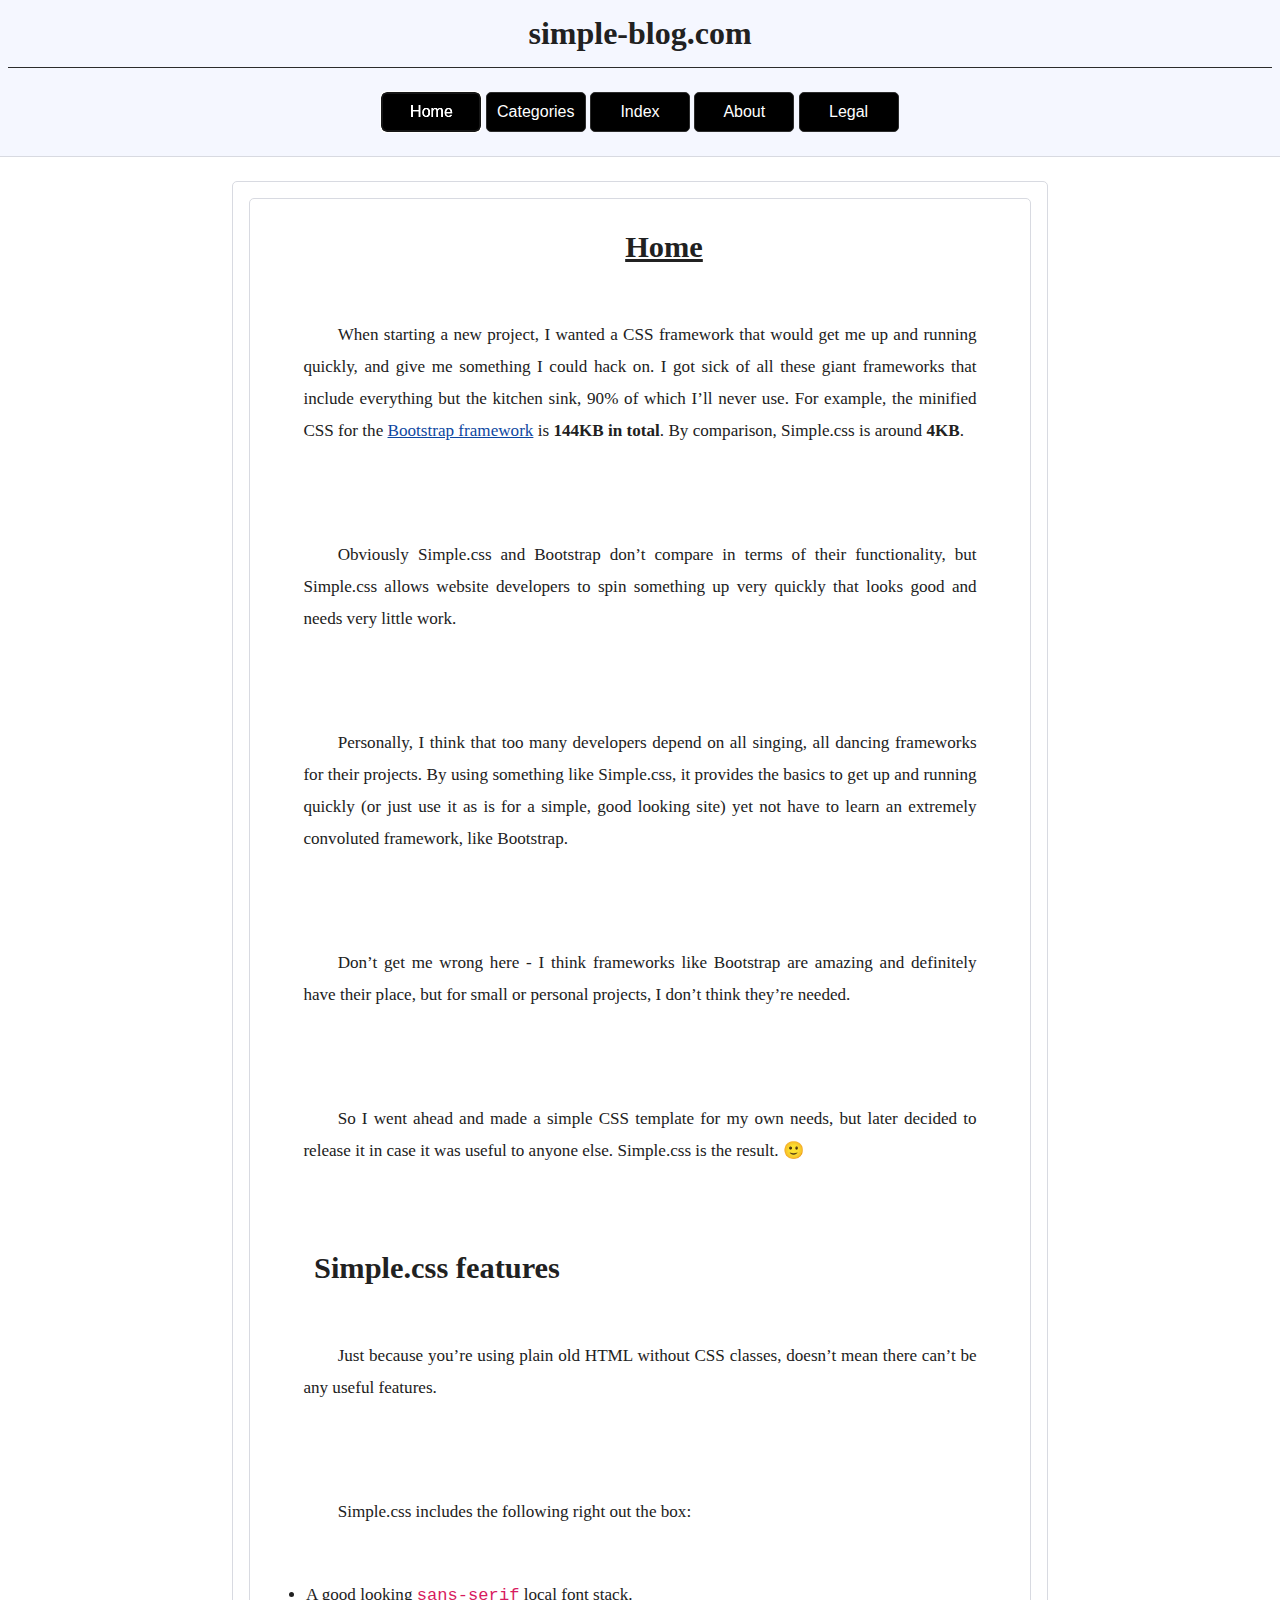
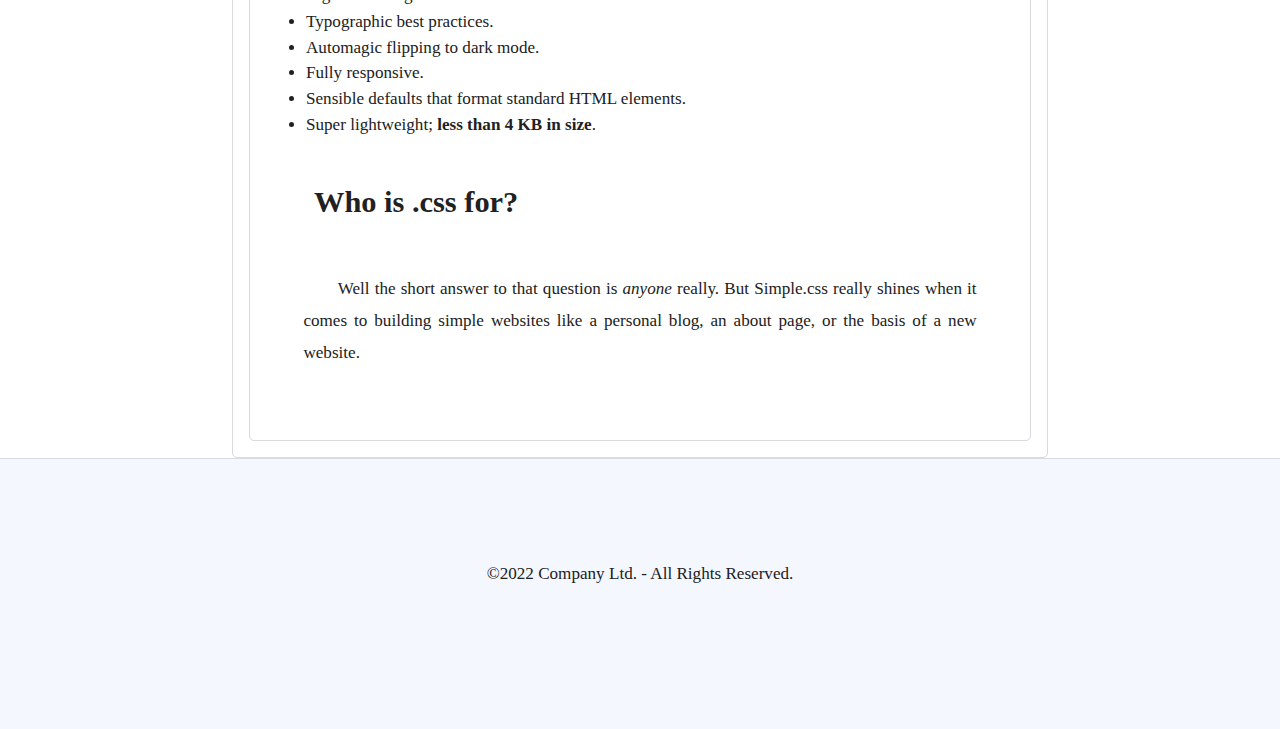
<file: index.html>
<!doctype html>
<html lang="en-US">
  <head>
	<meta http-equiv="Content-Type" content="text/html; charset=UTF-8"/>
<meta http-equiv="X-UA-Compatible" content="IE=edge">
<meta name="viewport" content="width=device-width, initial-scale=1.0">
<title>Simple.css</title>
<meta name="description" content="A simple tech blog." />
<link rel="stylesheet" href="cdn_subdomain/simple.css">
<link rel="stylesheet" href="assets/css/style.css">
<link rel="icon" href="assets/images/favicon.png" />
<link rel="apple-touch-icon" href="assets/images/favicon.png">
 <!-- Facebook integration -->
<meta property="og:title" content="Simple.css - A classless CSS framework"/>
<meta property="og:image" content="assets/images/simple-css-feature.webp"/>
<meta property="og:url" content="https://simplecss.org/"/>
<meta property="og:type" content="article">
<meta property="og:site_name" content="Simple.css"/>
<meta property="og:description" content="A classless CSS framework that makes semantic HTML look good."/>
<!-- Twitter integration -->
<meta name="twitter:card" content="summary_large_image">
<meta name="twitter:title" content="Simple.css - A classless CSS framework" />
<meta name="twitter:image" content="assets/images/simple-css-feature.webp" />
<meta name="twitter:url" content="https://simplecss.org/" />
<meta name="twitter:description" content="Simple.css is classless CSS template that allows you to create a good looking website very quickly." />
<link rel="canonical" href="https://simplecss.org/">
<link rel="alternate" type="application/rss+xml" title="Simple.css" href="https://simplecss.org/feed.xml">
<link rel="sitemap" type="application/xml" title="Sitemap" href="https://simplecss.org/sitemap.xml" />
  </head>
  <body>
    <header>
      <nav>


</nav>
      <h1>simple-blog.com</h1>
      <center>
    
      <hr>

              <center>
          <div class="container">
            <button id="input1" autofocus onclick="location.href = 'https://www.google.com';" class="btn btn-1">Home</button>
                    <button id="input2" onclick="location.href = 'https://www.google.com';" class="btn btn-1">Categories</button>
          <button id="input2" onclick="location.href = 'https://www.google.com';" class="btn btn-1">Index</button>
            <button id="input3" onclick="location.href = 'https://www.google.com';" class="btn btn-1">About</button>
            <button id="input4" onclick="location.href = 'https://www.google.com';" class="btn btn-1">Legal</button>
    

        </div>

        </center>

    </center>
    </header>
    <main>
  <div class="wrapper">

  <script>
    var ua = navigator.userAgent.toLowerCase();
    var isAndroid = ua.indexOf("android") > -1; 
    if(isAndroid) {
        document.write("<fieldset>");
    }
  </script>


<!--
<div class="modal-container">
  <input id="modal-toggle" type="checkbox">
  <button>Click me</button>
  <div class="modal-backdrop">
    <div class="modal-content">
      <label class="modal-close" for="modal-toggle">x</label>
      <h2>We Use Cookies</h2>
      <hr />
      <p>We use cookies to spy on you and sell your personal information to third parties including advertisers. You can't opt out of this policy. </p>
      <label class="modal-close button" for="modal-toggle">Accept</label><br>
            <label class="modal-close button" for="modal-toggle">Accept</label>
    </div>
  </div>
</div>
-->

<article>
  <center>
<h2><u>Home</u>
</h2>
</center>
<p>When starting a new project, I wanted a CSS framework that would get me up and running quickly, and give me something I could hack on. I got sick of all these giant frameworks that include everything but the kitchen sink, 90% of which I’ll never use. For example, the minified CSS for the <a href="https://getbootstrap.com/">Bootstrap framework</a> is <strong>144KB in total</strong>. By comparison, Simple.css is around <strong>4KB</strong>.</p>
<p>Obviously Simple.css and Bootstrap don’t compare in terms of their fun&shy;ctionality, but Simple.css allows website developers to spin something up very quickly that looks good and needs very little work.</p>
<p>Personally, I think that too many developers depend on all singing, all dancing frameworks for their projects. By using something like Simple.css, it provides the basics to get up and running quickly (or just use it as is for a simple, good looking site) yet not have to learn an extremely convoluted framework, like Bootstrap.</p>
<p>Don’t get me wrong here - I think frameworks like Bootstrap are amazing and definitely have their place, but for small or personal projects, I don’t think they’re needed.</p>
<p>So I went ahead and made a simple CSS template for my own needs, but later decided to release it in case it was useful to anyone else. Simple.css is the result. 🙂</p>
<h2 id="simplecss-features">Simple.css features</h2>
<p>Just because you’re using plain old HTML without CSS classes, doesn’t mean there can’t be any useful features.</p>
<p>Simple.css includes the following right out the box:</p>
<ul>
  <li>A good looking <code class="language-plaintext highlighter-rouge">sans-serif</code> local font stack.</li>
  <li>Typographic best practices.</li>
  <li>Automagic flipping to dark mode.</li>
  <li>Fully responsive.</li>
  <li>Sensible defaults that format standard HTML elements.</li>
  <li>Super lightweight; <strong>less than 4 KB in size</strong>.</li>
</ul>
<h2 id="who-is-simplecss-for">Who is .css for?</h2>
<p>Well the short answer to that question is <em>anyone</em> really. But Simple.css really shines when it comes to building simple websites like a personal blog, an about page, or the basis of a new website.</p>

</article>


    </main>
  </div>
    <script>
    var ua = navigator.userAgent.toLowerCase();
    var isAndroid = ua.indexOf("android") > -1; 
    if(isAndroid) {
        document.write("</fieldset>");
    }
  </script>

    <footer>
      <center>
            <p align="center" style="text-align: center; align-content: center; text-align: center; text-indent: 0px;">&copy;2022 Company Ltd. - All Rights Reserved.</p>

      </center>

    </footer>
 </body>
</html>
</file>
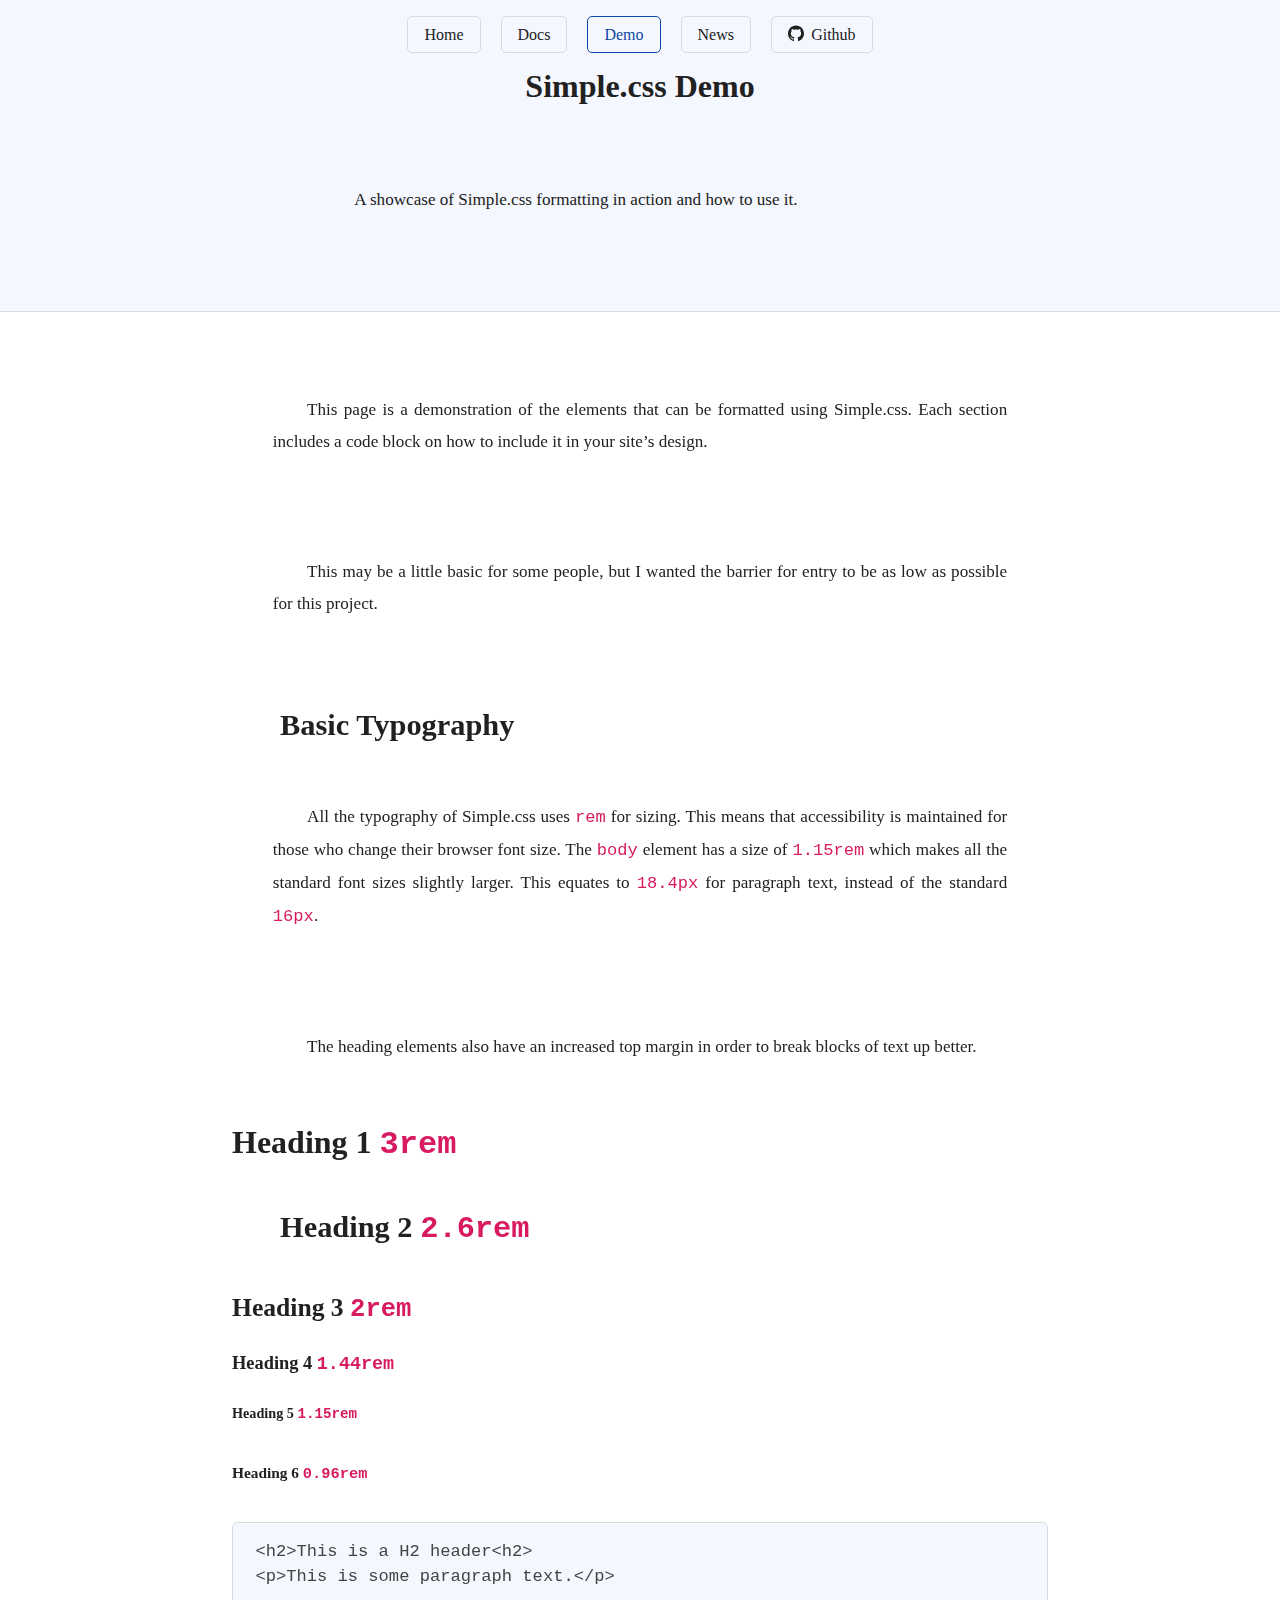
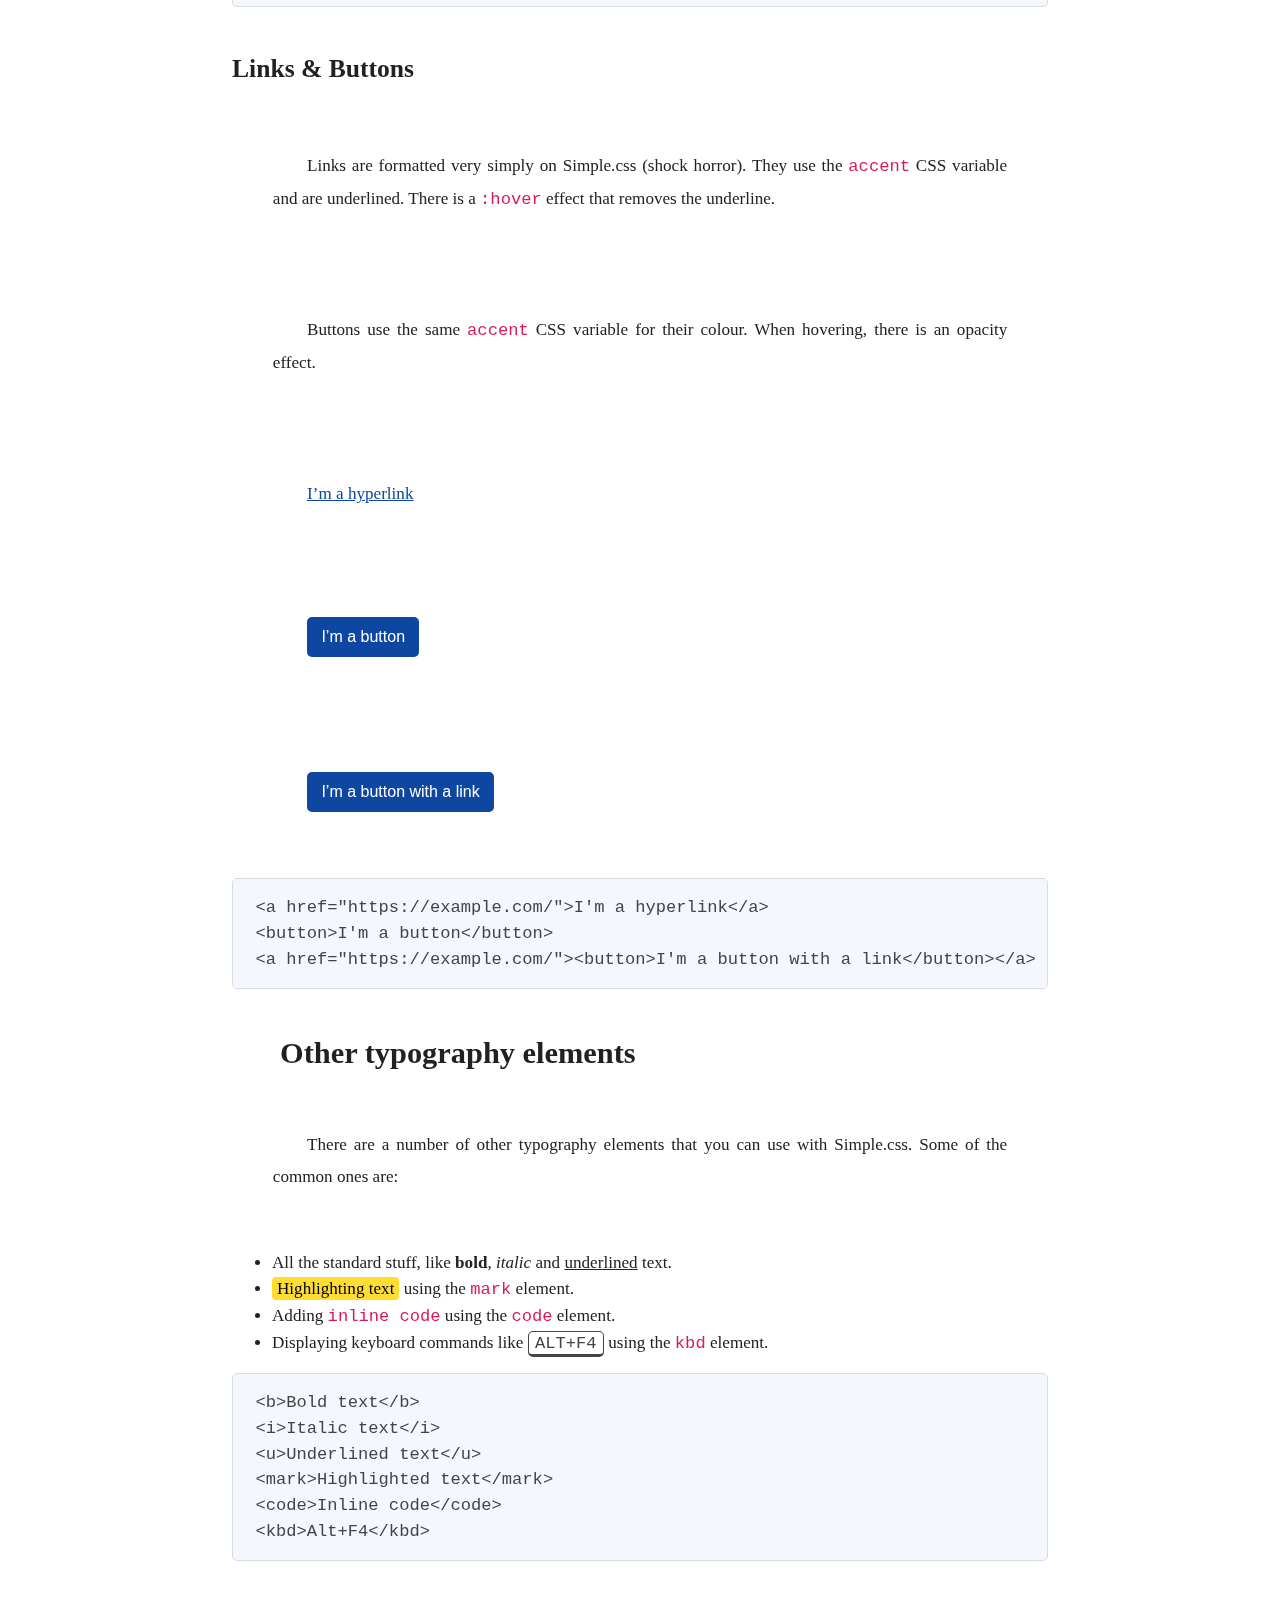
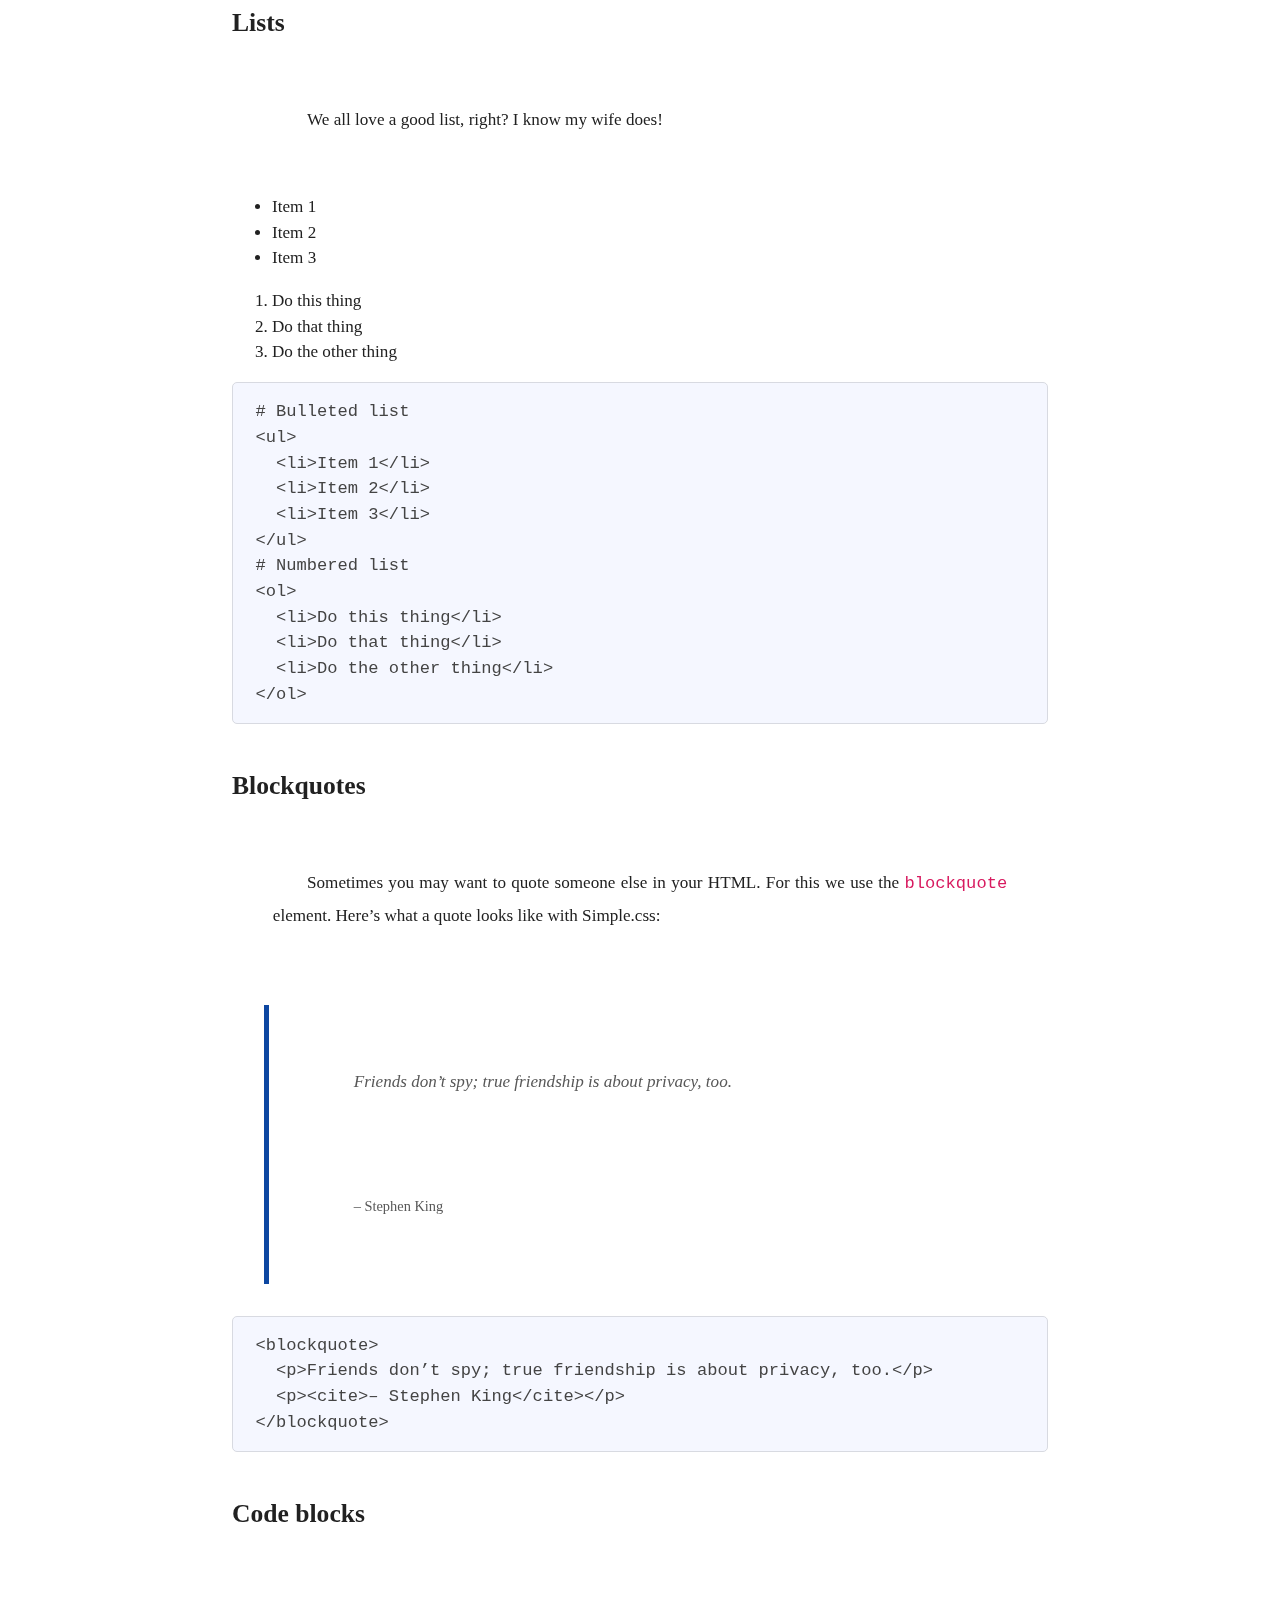
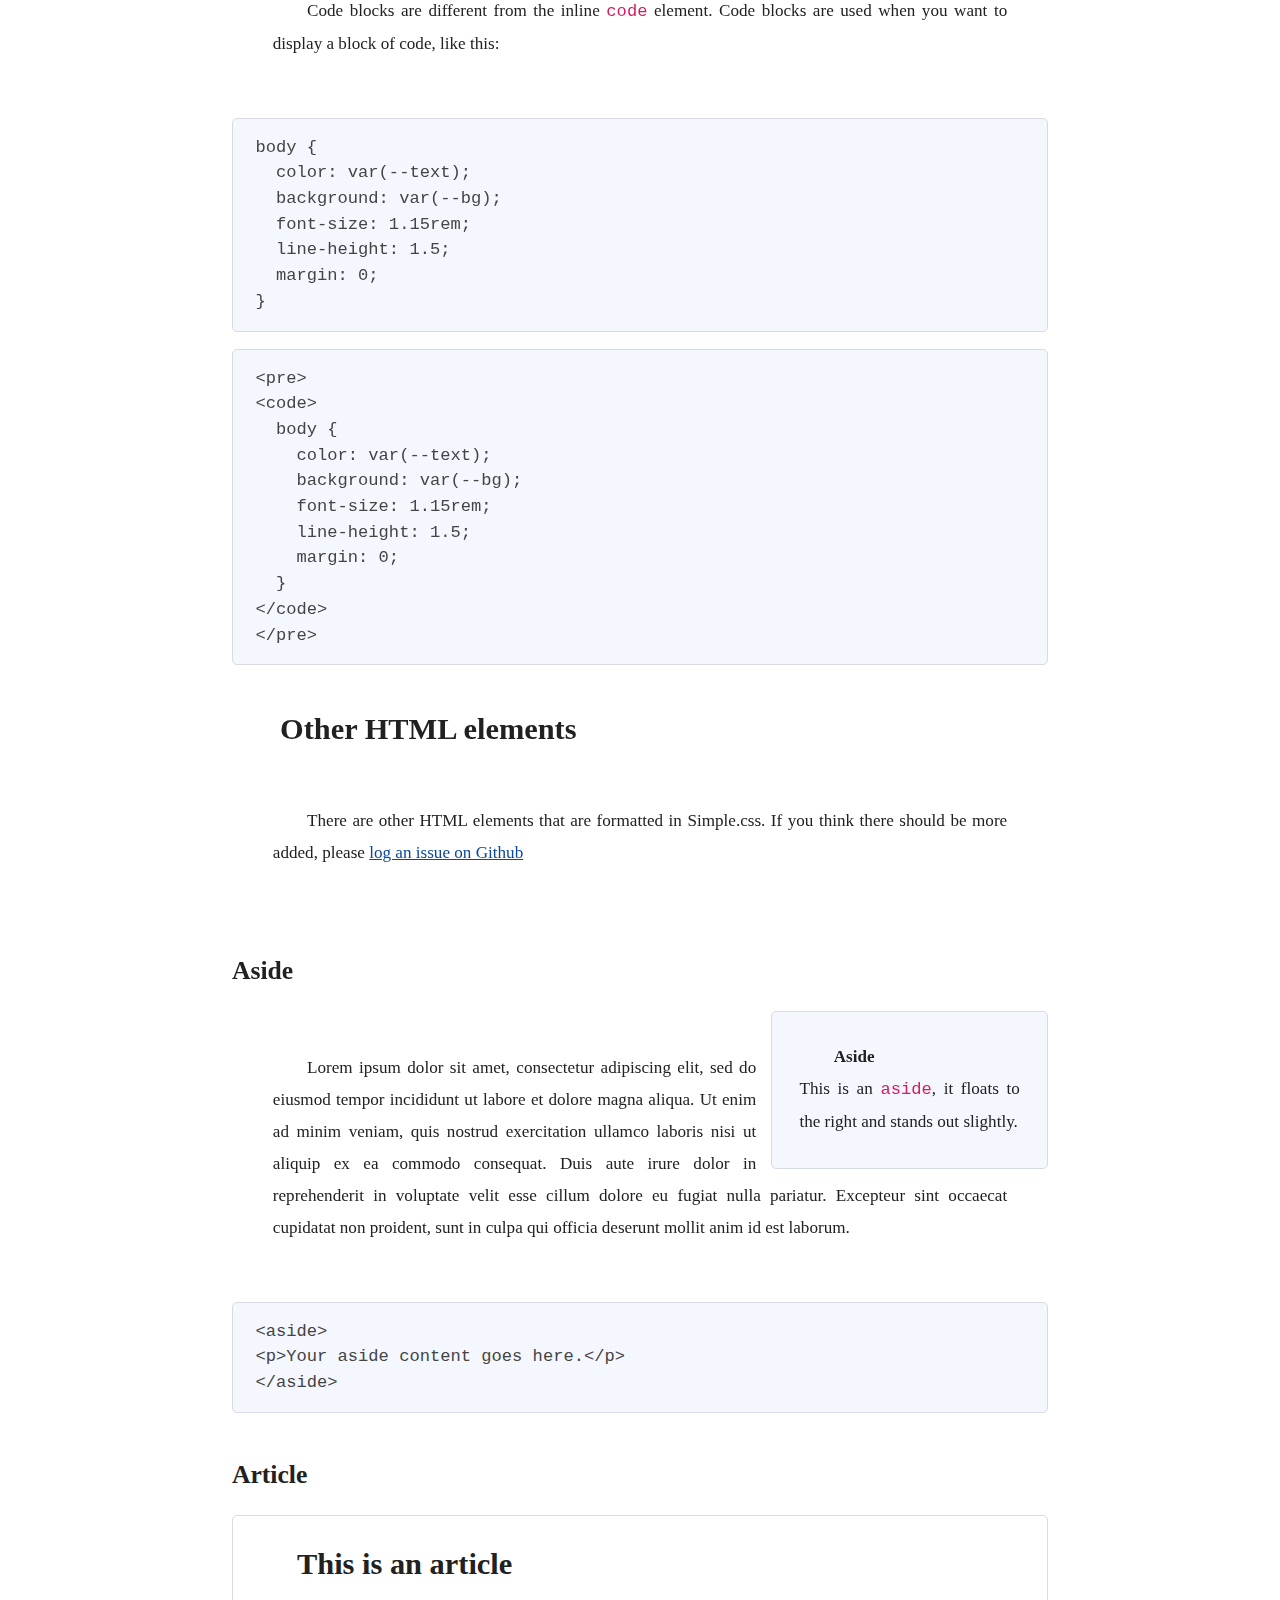
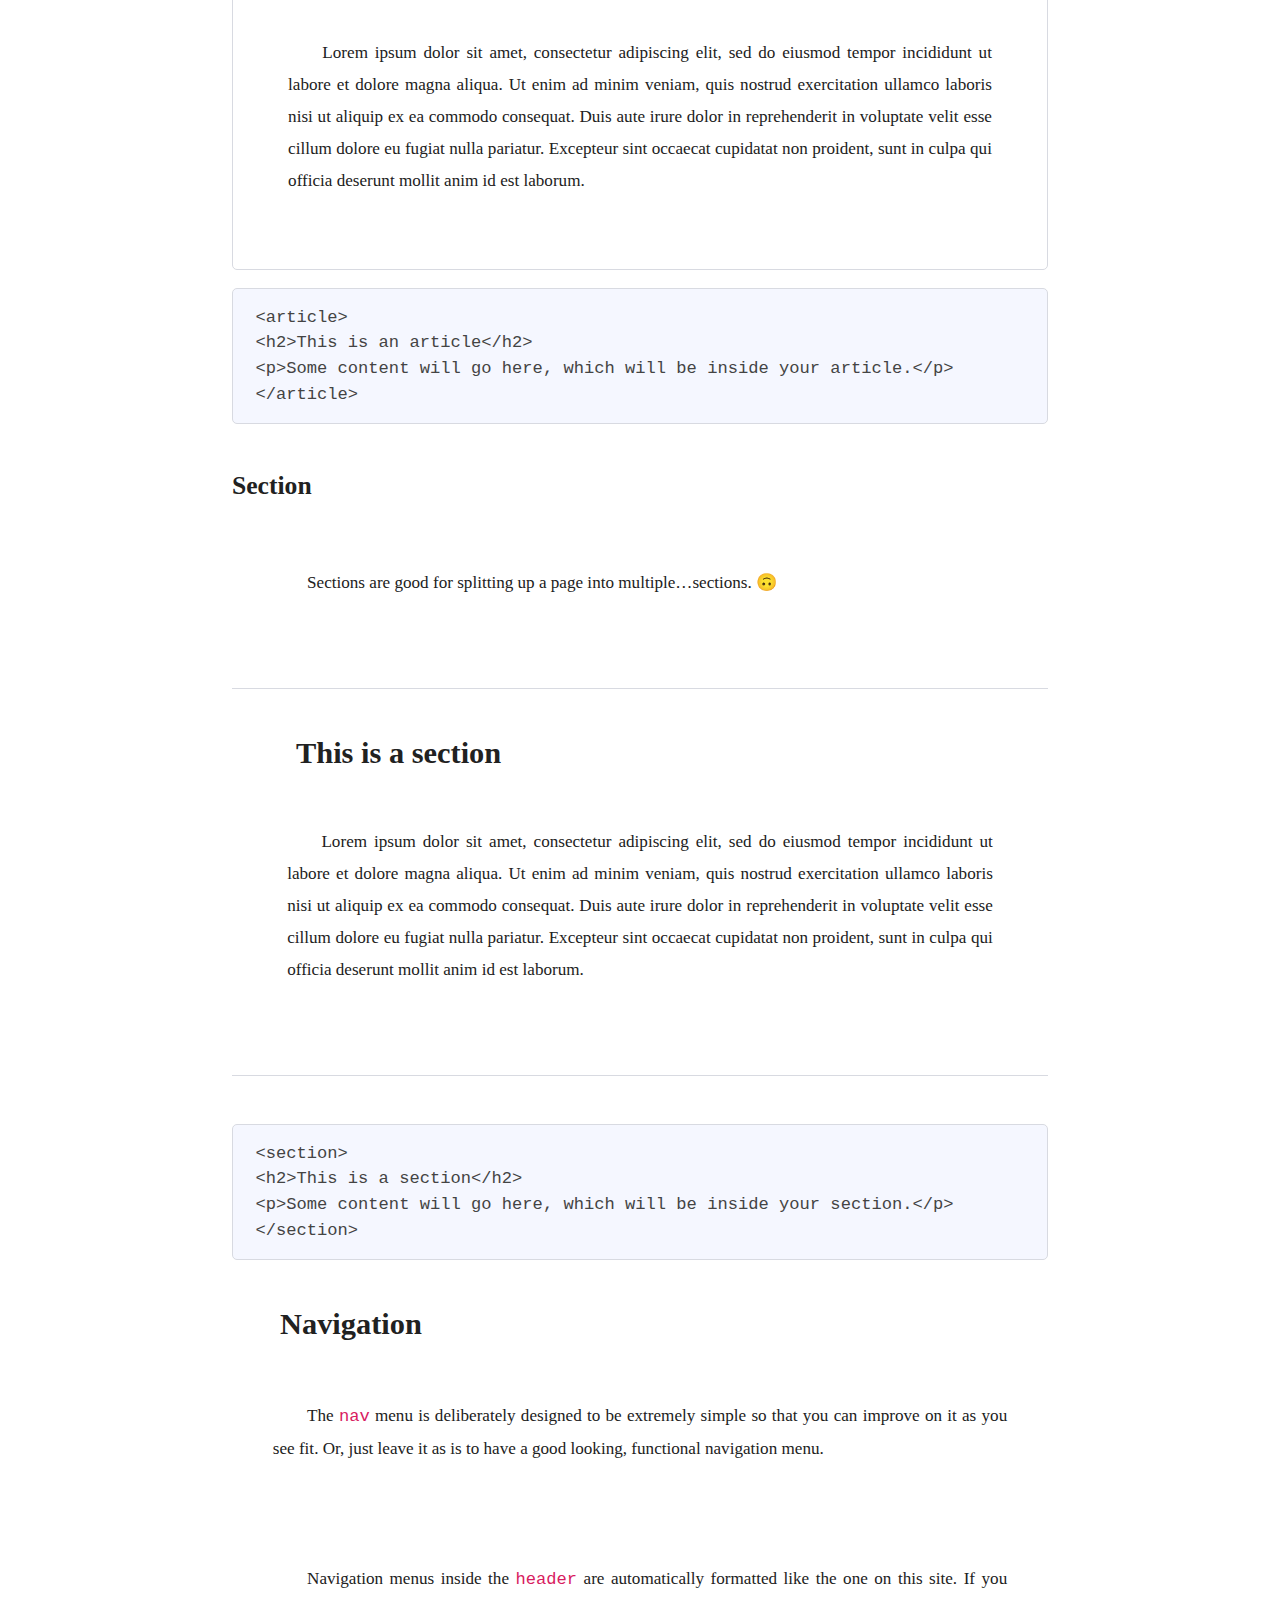
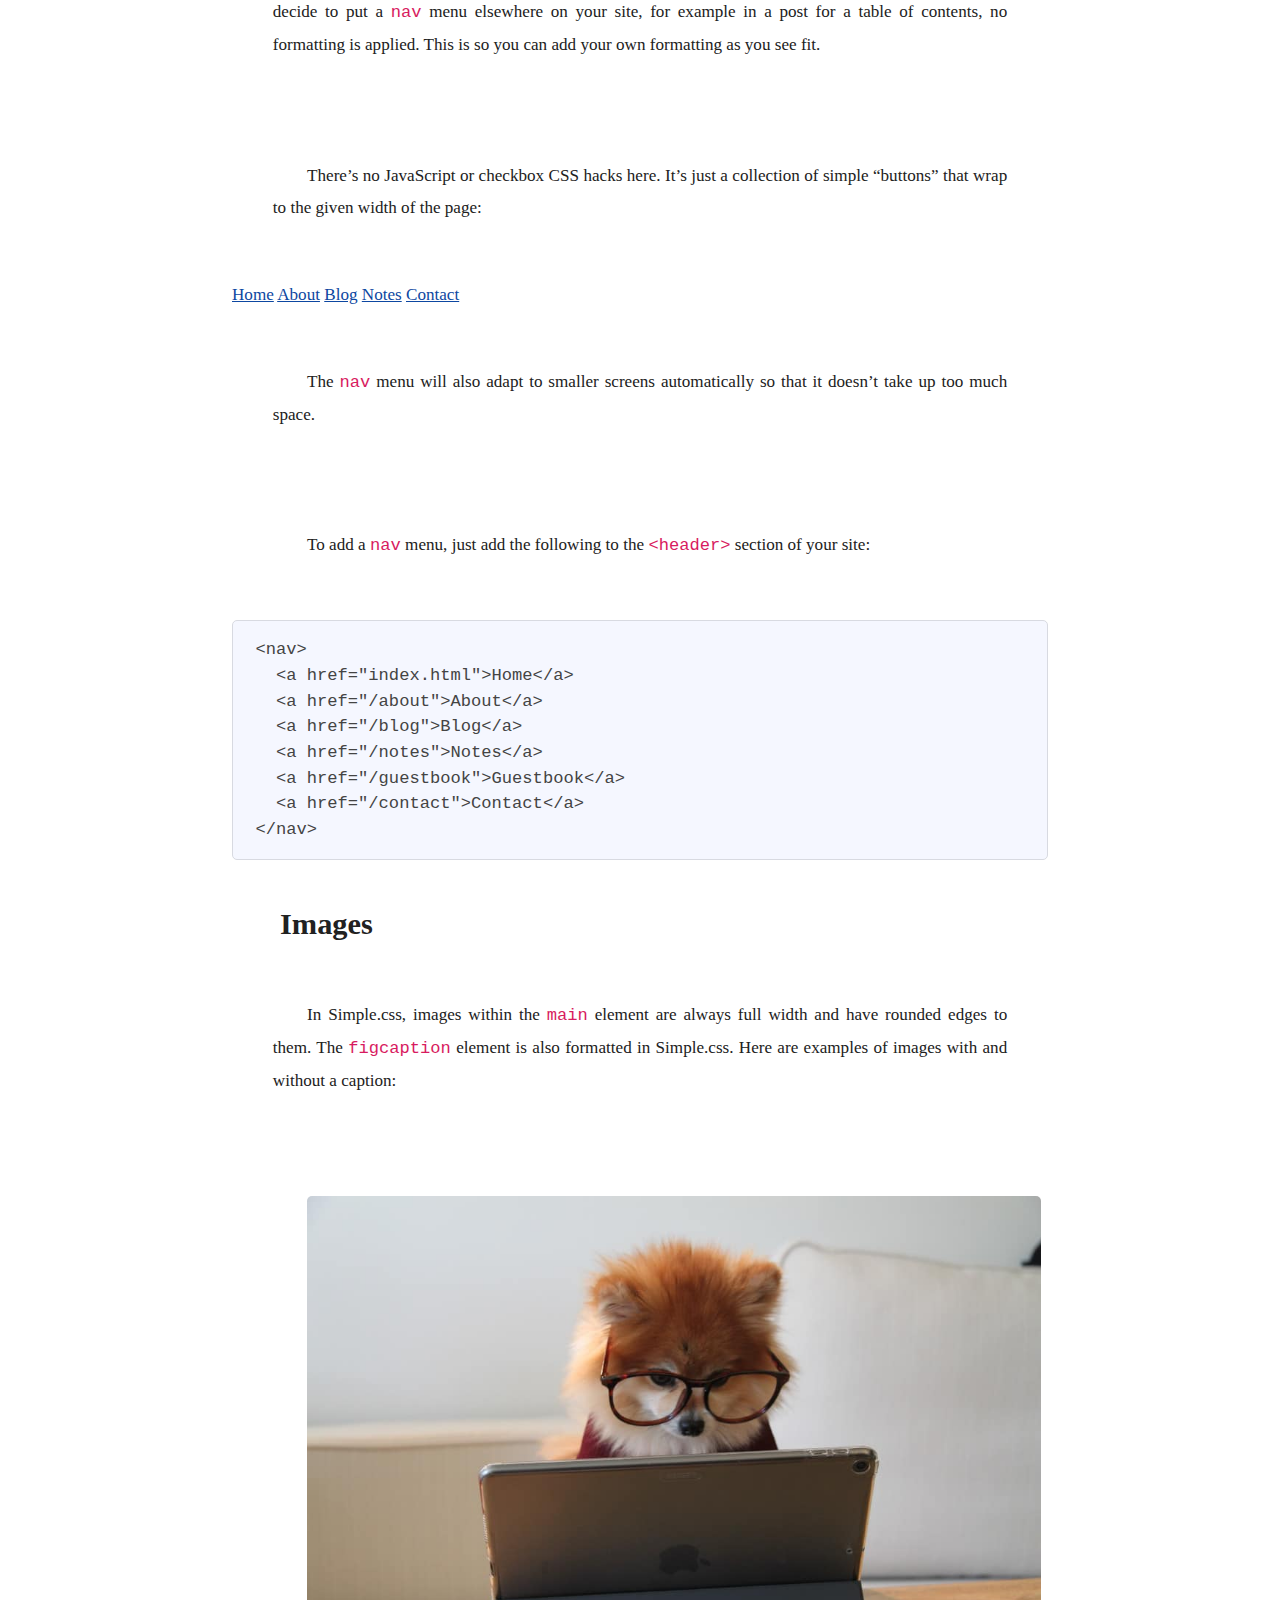
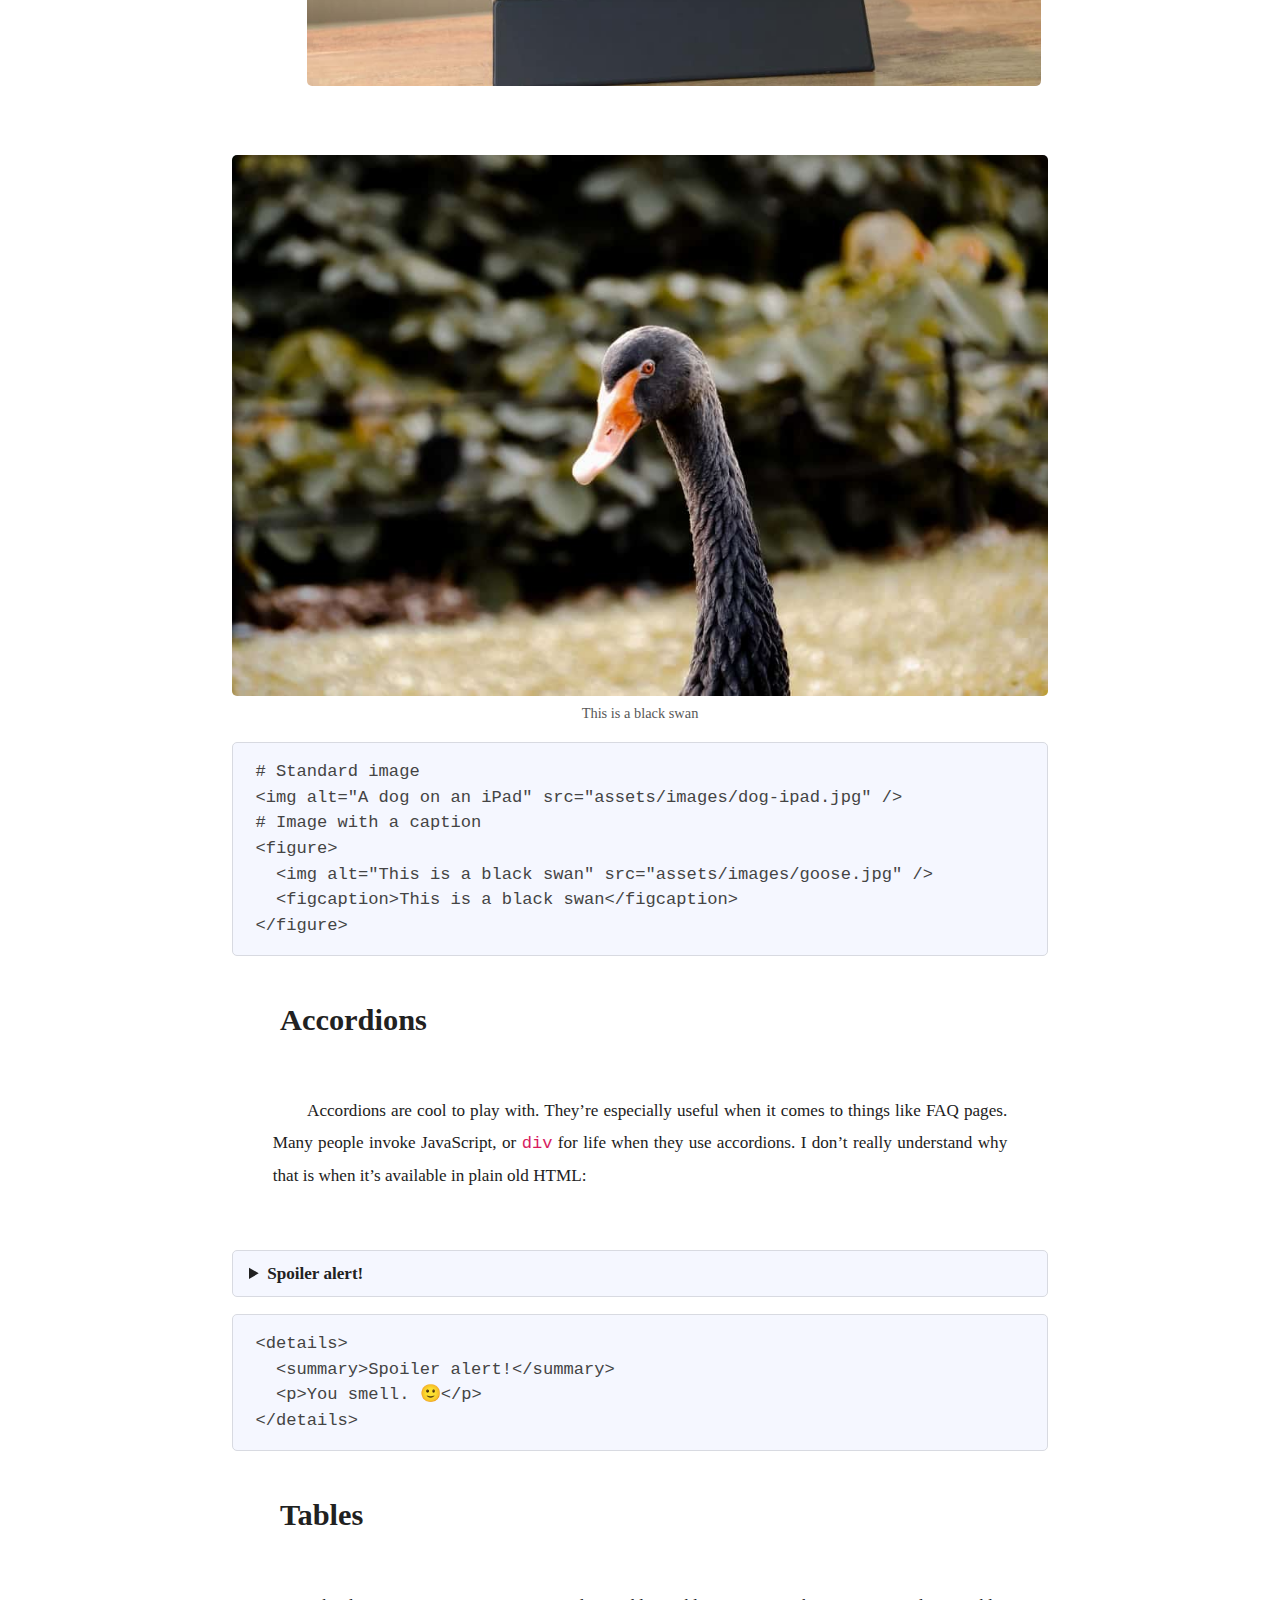
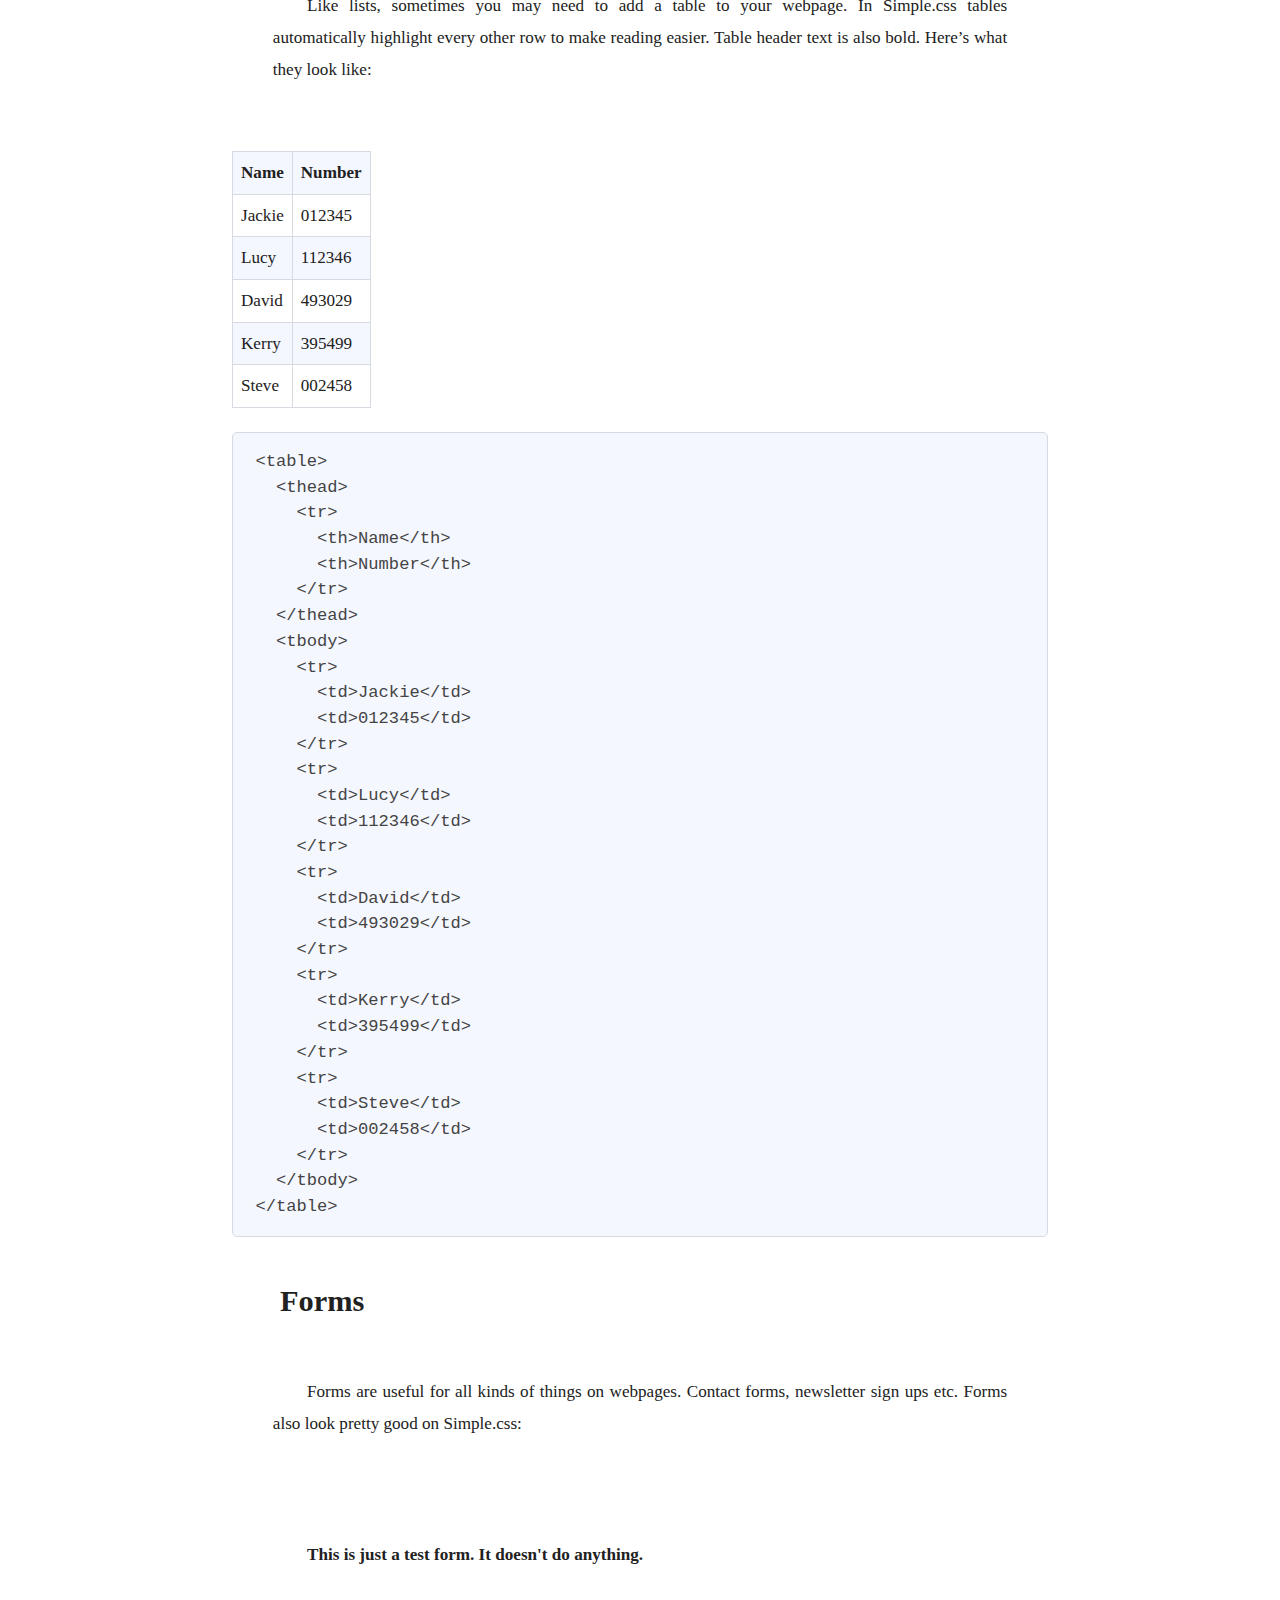
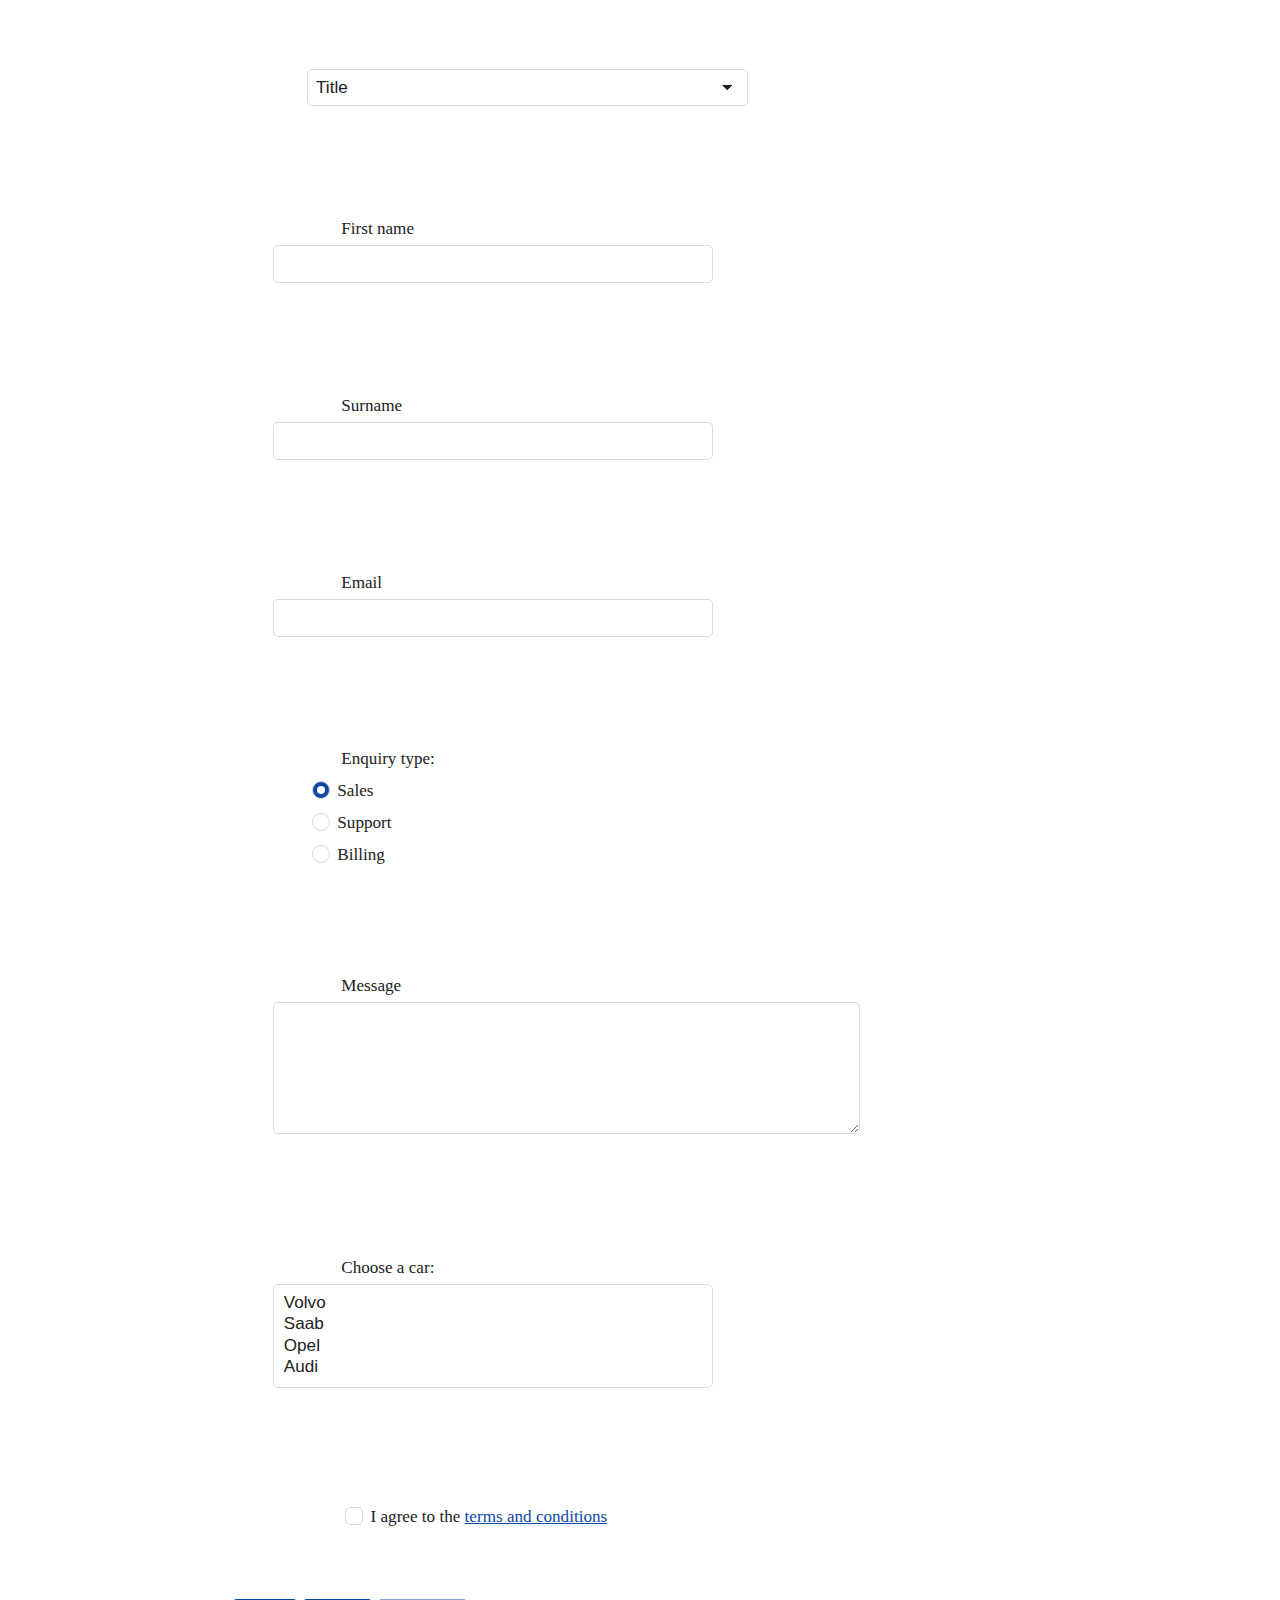
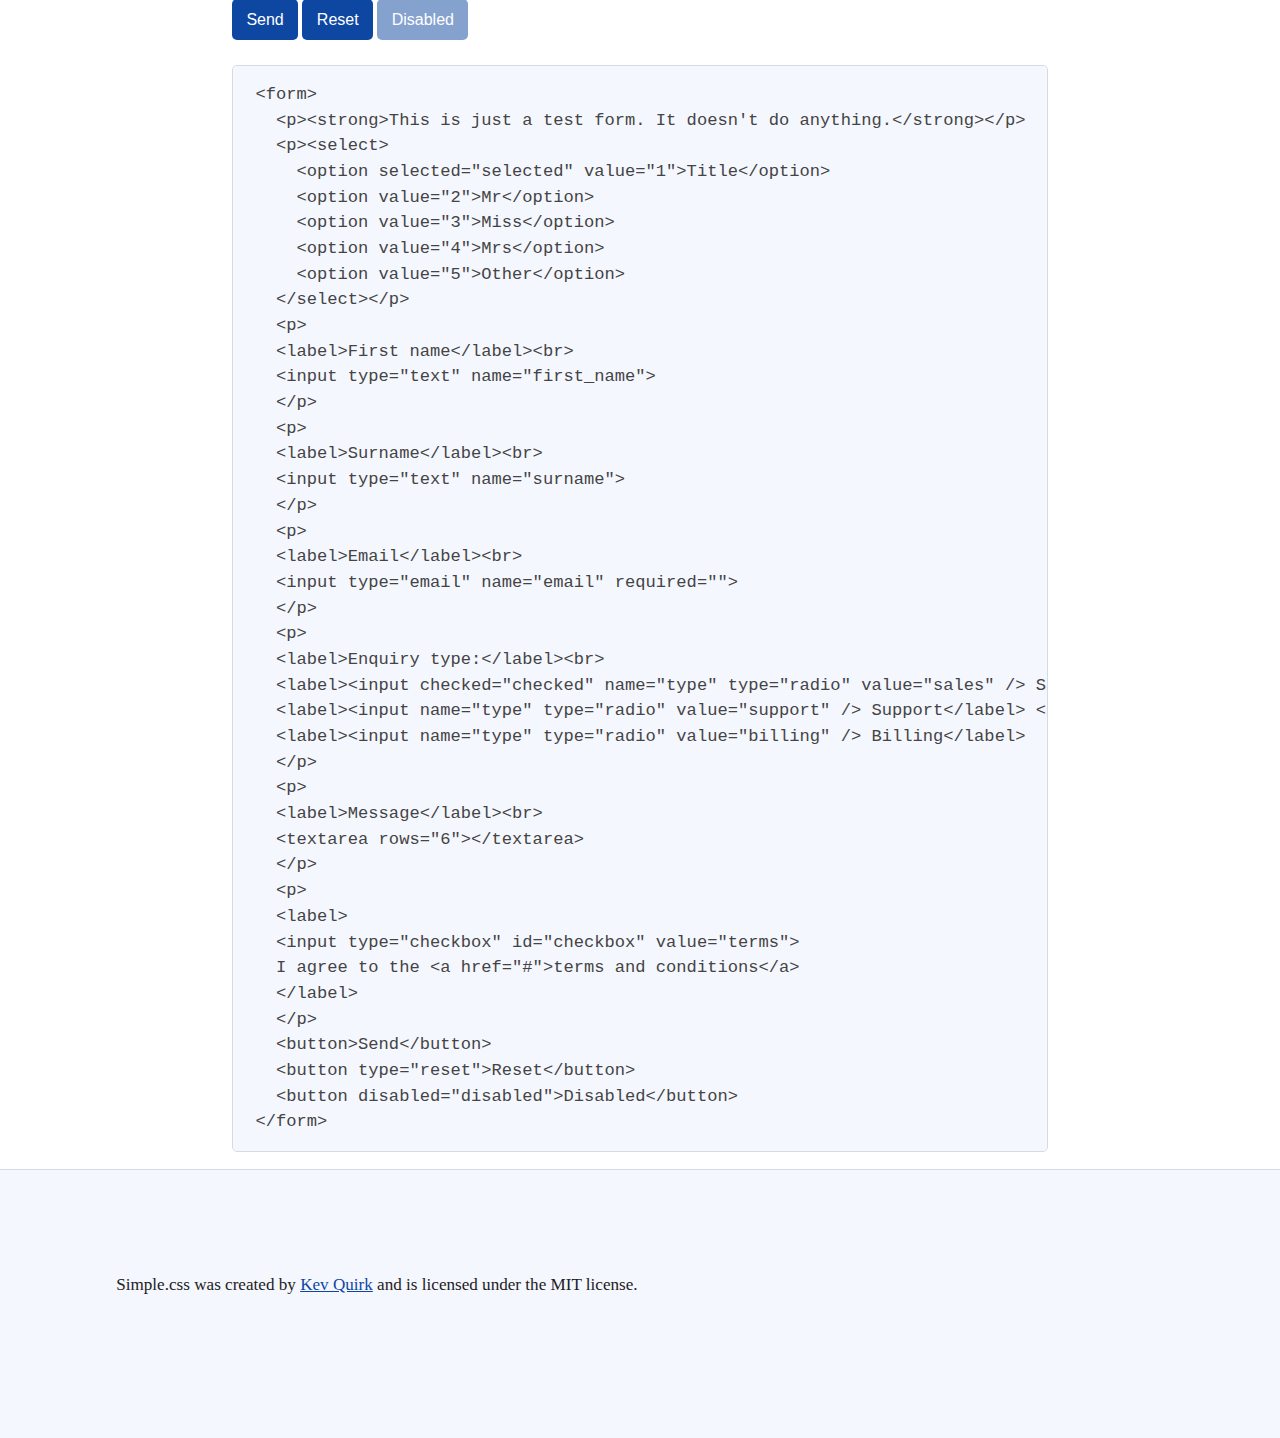
<file: demo.html>
<!doctype html>
<html lang="en-GB">
  <head>
	<meta http-equiv="Content-Type" content="text/html; charset=UTF-8"/>
<meta http-equiv="X-UA-Compatible" content="IE=edge">
<meta name="viewport" content="width=device-width, initial-scale=1.0">
<title>Simple.css Demo | Simple.css</title>
<meta name="description" content="A showcase of Simple.css formatting in action and how to use it." />
<link rel="stylesheet" href="cdn_subdomain/simple.css">
<link rel="stylesheet" href="assets/css/style.css">
<link rel="icon" href="assets/images/favicon.png" />
<link rel="apple-touch-icon" href="assets/images/favicon.png">
 <!-- Facebook integration -->
<meta property="og:title" content="Simple.css Demo"/>
<meta property="og:image" content="assets/images/simple-css-feature.webp"/>
<meta property="og:url" content="https://simplecss.org/demo"/>
<meta property="og:type" content="article">
<meta property="og:site_name" content="Simple.css"/>
<meta property="og:description" content="A showcase of Simple.css formatting in action and how to use it."/>
<!-- Twitter integration -->
<meta name="twitter:card" content="summary_large_image">
<meta name="twitter:title" content="Simple.css Demo" />
<meta name="twitter:image" content="assets/images/simple-css-feature.webp" />
<meta name="twitter:url" content="https://simplecss.org/demo" />
<meta name="twitter:description" content="Simple.css is classless CSS template that allows you to create a good looking website very quickly." />
<link rel="canonical" href="https://simplecss.org/demo">
<link rel="alternate" type="application/rss+xml" title="Simple.css" href="https://simplecss.org/feed.xml">
<link rel="sitemap" type="application/xml" title="Sitemap" href="https://simplecss.org/sitemap.xml" />
  </head>
  <body>
    <header>
      <nav>
  <a href="index.html" >Home</a>
  <a href="https://github.com/kevquirk/simple.css/wiki" >Docs</a>
  <a href="demo.html" class="current">Demo</a>
  <a href="news.html" >News</a>
  <a href="https://github.com/kevquirk/simple.css" ><svg class="icon" viewBox="0 0 32 32"><path d="M16 0.395c-8.836 0-16 7.163-16 16 0 7.069 4.585 13.067 10.942 15.182 0.8 0.148 1.094-0.347 1.094-0.77 0-0.381-0.015-1.642-0.022-2.979-4.452 0.968-5.391-1.888-5.391-1.888-0.728-1.849-1.776-2.341-1.776-2.341-1.452-0.993 0.11-0.973 0.11-0.973 1.606 0.113 2.452 1.649 2.452 1.649 1.427 2.446 3.743 1.739 4.656 1.33 0.143-1.034 0.558-1.74 1.016-2.14-3.554-0.404-7.29-1.777-7.29-7.907 0-1.747 0.625-3.174 1.649-4.295-0.166-0.403-0.714-2.030 0.155-4.234 0 0 1.344-0.43 4.401 1.64 1.276-0.355 2.645-0.532 4.005-0.539 1.359 0.006 2.729 0.184 4.008 0.539 3.054-2.070 4.395-1.64 4.395-1.64 0.871 2.204 0.323 3.831 0.157 4.234 1.026 1.12 1.647 2.548 1.647 4.295 0 6.145-3.743 7.498-7.306 7.895 0.574 0.497 1.085 1.47 1.085 2.963 0 2.141-0.019 3.864-0.019 4.391 0 0.426 0.288 0.925 1.099 0.768 6.354-2.118 10.933-8.113 10.933-15.18 0-8.837-7.164-16-16-16z"></path></svg>Github</a>
</nav>
      <h1>Simple.css Demo</h1>
      <p>A showcase of Simple.css formatting in action and how to use it.</p>
    </header>
    <main>
      <p>This page is a demonstration of the elements that can be formatted using Simple.css. Each section includes a code block on how to include it in your site’s design.</p>
<p>This may be a little basic for some people, but I wanted the barrier for entry to be as low as possible for this project.</p>
<h2 id="basic-typography">Basic Typography</h2>
<p>All the typography of Simple.css uses <code class="language-plaintext highlighter-rouge">rem</code> for sizing. This means that accessibility is maintained for those who change their browser font size. The <code class="language-plaintext highlighter-rouge">body</code> element has a size of <code class="language-plaintext highlighter-rouge">1.15rem</code>  which makes all the standard font sizes slightly larger. This equates to <code class="language-plaintext highlighter-rouge">18.4px</code> for paragraph text, instead of the standard <code class="language-plaintext highlighter-rouge">16px</code>.</p>
<p>The heading elements also have an increased top margin in order to break blocks of text up better.</p>
<h1 id="heading-1-3rem">Heading 1 <code class="language-plaintext highlighter-rouge">3rem</code></h1>
<h2 id="heading-2-26rem">Heading 2 <code class="language-plaintext highlighter-rouge">2.6rem</code></h2>
<h3 id="heading-3-2rem">Heading 3 <code class="language-plaintext highlighter-rouge">2rem</code></h3>
<h4 id="heading-4-144rem">Heading 4 <code class="language-plaintext highlighter-rouge">1.44rem</code></h4>
<h5 id="heading-5-115rem">Heading 5 <code class="language-plaintext highlighter-rouge">1.15rem</code></h5>
<h6 id="heading-6-096rem">Heading 6 <code class="language-plaintext highlighter-rouge">0.96rem</code></h6>
<div class="language-plaintext highlighter-rouge"><div class="highlight"><pre class="highlight"><code>&lt;h2&gt;This is a H2 header&lt;h2&gt;
&lt;p&gt;This is some paragraph text.&lt;/p&gt;
</code></pre></div></div>
<h3 id="links--buttons">Links & Buttons</h3>
<p>Links are formatted very simply on Simple.css (shock horror). They use the <code class="language-plaintext highlighter-rouge">accent</code> CSS variable and are underlined. There is a <code class="language-plaintext highlighter-rouge">:hover</code> effect that removes the underline.</p>
<p>Buttons use the same <code class="language-plaintext highlighter-rouge">accent</code> CSS variable for their colour. When hovering, there is an opacity effect.</p>
<p><a href="https://example.com/">I’m a hyperlink</a></p>
<p><button>I’m a button</button></p>
<p><a href="https://example.com/"><button>I’m a button with a link</button></a></p>
<div class="language-plaintext highlighter-rouge"><div class="highlight"><pre class="highlight"><code>&lt;a href="https://example.com/"&gt;I'm a hyperlink&lt;/a&gt;
&lt;button&gt;I'm a button&lt;/button&gt;
&lt;a href="https://example.com/"&gt;&lt;button&gt;I'm a button with a link&lt;/button&gt;&lt;/a&gt;
</code></pre></div></div>
<h2 id="other-typography-elements">Other typography elements</h2>
<p>There are a number of other typography elements that you can use with Simple.css. Some of the common ones are:</p>
<ul>
  <li>All the standard stuff, like <strong>bold</strong>, <em>italic</em> and <u>underlined</u> text.</li>
  <li><mark>Highlighting text</mark> using the <code class="language-plaintext highlighter-rouge">mark</code> element.</li>
  <li>Adding <code class="language-plaintext highlighter-rouge">inline code</code> using the <code class="language-plaintext highlighter-rouge">code</code> element.</li>
  <li>Displaying keyboard commands like <kbd>ALT+F4</kbd> using the <code class="language-plaintext highlighter-rouge">kbd</code> element.</li>
</ul>
<div class="language-plaintext highlighter-rouge"><div class="highlight"><pre class="highlight"><code>&lt;b&gt;Bold text&lt;/b&gt;
&lt;i&gt;Italic text&lt;/i&gt;
&lt;u&gt;Underlined text&lt;/u&gt;
&lt;mark&gt;Highlighted text&lt;/mark&gt;
&lt;code&gt;Inline code&lt;/code&gt;
&lt;kbd&gt;Alt+F4&lt;/kbd&gt;
</code></pre></div></div>
<h3 id="lists">Lists</h3>
<p>We all love a good list, right? I know my wife does!</p>
<ul>
  <li>Item 1</li>
  <li>Item 2</li>
  <li>Item 3</li>
</ul>
<ol>
  <li>Do this thing</li>
  <li>Do that thing</li>
  <li>Do the other thing</li>
</ol>
<div class="language-plaintext highlighter-rouge"><div class="highlight"><pre class="highlight"><code># Bulleted list
&lt;ul&gt;
  &lt;li&gt;Item 1&lt;/li&gt;
  &lt;li&gt;Item 2&lt;/li&gt;
  &lt;li&gt;Item 3&lt;/li&gt;
&lt;/ul&gt;
# Numbered list
&lt;ol&gt;
  &lt;li&gt;Do this thing&lt;/li&gt;
  &lt;li&gt;Do that thing&lt;/li&gt;
  &lt;li&gt;Do the other thing&lt;/li&gt;
&lt;/ol&gt;
</code></pre></div></div>
<h3 id="blockquotes">Blockquotes</h3>
<p>Sometimes you may want to quote someone else in your HTML. For this we use the <code class="language-plaintext highlighter-rouge">blockquote</code> element. Here’s what a quote looks like with Simple.css:</p>
<blockquote>
  <p>Friends don’t spy; true friendship is about privacy, too.</p>
  <p><cite>– Stephen King</cite></p>
</blockquote>
<div class="language-plaintext highlighter-rouge"><div class="highlight"><pre class="highlight"><code>&lt;blockquote&gt;
  &lt;p&gt;Friends don’t spy; true friendship is about privacy, too.&lt;/p&gt;
  &lt;p&gt;&lt;cite&gt;– Stephen King&lt;/cite&gt;&lt;/p&gt;
&lt;/blockquote&gt;
</code></pre></div></div>
<h3 id="code-blocks">Code blocks</h3>
<p>Code blocks are different from the inline <code class="language-plaintext highlighter-rouge">code</code> element. Code blocks are used when you want to display a block of code, like this:</p>
<div class="language-plaintext highlighter-rouge"><div class="highlight"><pre class="highlight"><code>body {
  color: var(--text);
  background: var(--bg);
  font-size: 1.15rem;
  line-height: 1.5;
  margin: 0;
}
</code></pre></div></div>
<div class="language-plaintext highlighter-rouge"><div class="highlight"><pre class="highlight"><code>&lt;pre&gt;
&lt;code&gt;
  body {
    color: var(--text);
    background: var(--bg);
    font-size: 1.15rem;
    line-height: 1.5;
    margin: 0;
  }
&lt;/code&gt;
&lt;/pre&gt;
</code></pre></div></div>
<h2 id="other-html-elements">Other HTML elements</h2>
<p>There are other HTML elements that are formatted in Simple.css. If you think there should be more added, please <a href="https://github.com/kevquirk/simple.css/issues">log an issue on Github</a></p>
<h3 id="aside">Aside</h3>
<aside>
<p><b>Aside</b><br />
This is an <code>aside</code>, it floats to the right and stands out slightly.</p>
</aside>
<p>Lorem ipsum dolor sit amet, consectetur adipiscing elit, sed do eiusmod tempor incididunt ut labore et dolore magna aliqua. Ut enim ad minim veniam, quis nostrud exercitation ullamco laboris nisi ut aliquip ex ea commodo consequat. Duis aute irure dolor in reprehenderit in voluptate velit esse cillum dolore eu fugiat nulla pariatur. Excepteur sint occaecat cupidatat non proident, sunt in culpa qui officia deserunt mollit anim id est laborum.</p>
<div class="language-plaintext highlighter-rouge"><div class="highlight"><pre class="highlight"><code>&lt;aside&gt;
&lt;p&gt;Your aside content goes here.&lt;/p&gt;
&lt;/aside&gt;
</code></pre></div></div>
<h3 id="article">Article</h3>
<article>
<h2>This is an article</h2>
<p>Lorem ipsum dolor sit amet, consectetur adipiscing elit, sed do eiusmod tempor incididunt ut labore et dolore magna aliqua. Ut enim ad minim veniam, quis nostrud exercitation ullamco laboris nisi ut aliquip ex ea commodo consequat. Duis aute irure dolor in reprehenderit in voluptate velit esse cillum dolore eu fugiat nulla pariatur. Excepteur sint occaecat cupidatat non proident, sunt in culpa qui officia deserunt mollit anim id est laborum.</p>
</article>
<div class="language-plaintext highlighter-rouge"><div class="highlight"><pre class="highlight"><code>&lt;article&gt;
&lt;h2&gt;This is an article&lt;/h2&gt;
&lt;p&gt;Some content will go here, which will be inside your article.&lt;/p&gt;
&lt;/article&gt;
</code></pre></div></div>
<h3 id="section">Section</h3>
<p>Sections are good for splitting up a page into multiple…sections. 🙃</p>
<section>
<h2>This is a section</h2>
<p>Lorem ipsum dolor sit amet, consectetur adipiscing elit, sed do eiusmod tempor incididunt ut labore et dolore magna aliqua. Ut enim ad minim veniam, quis nostrud exercitation ullamco laboris nisi ut aliquip ex ea commodo consequat. Duis aute irure dolor in reprehenderit in voluptate velit esse cillum dolore eu fugiat nulla pariatur. Excepteur sint occaecat cupidatat non proident, sunt in culpa qui officia deserunt mollit anim id est laborum.</p>
</section>
<div class="language-plaintext highlighter-rouge"><div class="highlight"><pre class="highlight"><code>&lt;section&gt;
&lt;h2&gt;This is a section&lt;/h2&gt;
&lt;p&gt;Some content will go here, which will be inside your section.&lt;/p&gt;
&lt;/section&gt;
</code></pre></div></div>
<h2 id="navigation">Navigation</h2>
<p>The <code class="language-plaintext highlighter-rouge">nav</code> menu is deliberately designed to be extremely simple so that you can improve on it as you see fit. Or, just leave it as is to have a good looking, functional navigation menu.</p>
<p>Navigation menus inside the <code class="language-plaintext highlighter-rouge">header</code> are automatically formatted like the one on this site. If you decide to put a <code class="language-plaintext highlighter-rouge">nav</code> menu elsewhere on your site, for example in a post for a table of contents, no formatting is applied. This is so you can add your own formatting as you see fit.</p>
<p>There’s no JavaScript or checkbox CSS hacks here. It’s just a collection of simple “buttons” that wrap to the given width of the page:</p>
<nav>
  <a href="">Home</a>
  <a href="">About</a>
  <a href="">Blog</a>
  <a href="">Notes</a>
  <a href="">Contact</a>
</nav>
<p>The <code class="language-plaintext highlighter-rouge">nav</code> menu will also adapt to smaller screens automatically so that it doesn’t take up too much space.</p>
<p>To add a <code class="language-plaintext highlighter-rouge">nav</code> menu, just add the following to the <code class="language-plaintext highlighter-rouge">&lt;header&gt;</code> section of your site:</p>
<div class="language-plaintext highlighter-rouge"><div class="highlight"><pre class="highlight"><code>&lt;nav&gt;
  &lt;a href="index.html"&gt;Home&lt;/a&gt;
  &lt;a href="/about"&gt;About&lt;/a&gt;
  &lt;a href="/blog"&gt;Blog&lt;/a&gt;
  &lt;a href="/notes"&gt;Notes&lt;/a&gt;
  &lt;a href="/guestbook"&gt;Guestbook&lt;/a&gt;
  &lt;a href="/contact"&gt;Contact&lt;/a&gt;
&lt;/nav&gt;
</code></pre></div></div>
<h2 id="images">Images</h2>
<p>In Simple.css, images within the <code class="language-plaintext highlighter-rouge">main</code> element are always full width and have rounded edges to them. The <code class="language-plaintext highlighter-rouge">figcaption</code> element is also formatted in Simple.css. Here are examples of images with and without a caption:</p>
<p><img src="assets/images/dog-ipad.jpg" alt="A dog at an iPad" /></p>
<figure>
  <img alt="This is a black swan" src="assets/images/goose.jpg" />
  <figcaption>This is a black swan</figcaption>
</figure>
<div class="language-plaintext highlighter-rouge"><div class="highlight"><pre class="highlight"><code># Standard image
&lt;img alt="A dog on an iPad" src="assets/images/dog-ipad.jpg" /&gt;
# Image with a caption
&lt;figure&gt;
  &lt;img alt="This is a black swan" src="assets/images/goose.jpg" /&gt;
  &lt;figcaption&gt;This is a black swan&lt;/figcaption&gt;
&lt;/figure&gt;
</code></pre></div></div>
<h2 id="accordions">Accordions</h2>
<p>Accordions are cool to play with. They’re especially useful when it comes to things like FAQ pages. Many people invoke JavaScript, or <code class="language-plaintext highlighter-rouge">div</code> for life when they use accordions. I don’t really understand why that is when it’s available in plain old HTML:</p>
<details>
  <summary>Spoiler alert!</summary>
  <p>You smell. 🙂</p>
</details>
<div class="language-plaintext highlighter-rouge"><div class="highlight"><pre class="highlight"><code>&lt;details&gt;
  &lt;summary&gt;Spoiler alert!&lt;/summary&gt;
  &lt;p&gt;You smell. 🙂&lt;/p&gt;
&lt;/details&gt;
</code></pre></div></div>
<h2 id="tables">Tables</h2>
<p>Like lists, sometimes you may need to add a table to your webpage. In Simple.css tables automatically highlight every other row to make reading easier. Table header text is also bold. Here’s what they look like:</p>
<table>
  <thead>
    <tr>
      <th>Name</th>
      <th>Number</th>
    </tr>
  </thead>
  <tbody>
    <tr>
      <td>Jackie</td>
      <td>012345</td>
    </tr>
    <tr>
      <td>Lucy</td>
      <td>112346</td>
    </tr>
    <tr>
      <td>David</td>
      <td>493029</td>
    </tr>
    <tr>
      <td>Kerry</td>
      <td>395499</td>
    </tr>
    <tr>
      <td>Steve</td>
      <td>002458</td>
    </tr>
  </tbody>
</table>
<div class="language-plaintext highlighter-rouge"><div class="highlight"><pre class="highlight"><code>&lt;table&gt;
  &lt;thead&gt;
    &lt;tr&gt;
      &lt;th&gt;Name&lt;/th&gt;
      &lt;th&gt;Number&lt;/th&gt;
    &lt;/tr&gt;
  &lt;/thead&gt;
  &lt;tbody&gt;
    &lt;tr&gt;
      &lt;td&gt;Jackie&lt;/td&gt;
      &lt;td&gt;012345&lt;/td&gt;
    &lt;/tr&gt;
    &lt;tr&gt;
      &lt;td&gt;Lucy&lt;/td&gt;
      &lt;td&gt;112346&lt;/td&gt;
    &lt;/tr&gt;
    &lt;tr&gt;
      &lt;td&gt;David&lt;/td&gt;
      &lt;td&gt;493029&lt;/td&gt;
    &lt;/tr&gt;
    &lt;tr&gt;
      &lt;td&gt;Kerry&lt;/td&gt;
      &lt;td&gt;395499&lt;/td&gt;
    &lt;/tr&gt;
    &lt;tr&gt;
      &lt;td&gt;Steve&lt;/td&gt;
      &lt;td&gt;002458&lt;/td&gt;
    &lt;/tr&gt;
  &lt;/tbody&gt;
&lt;/table&gt;
</code></pre></div></div>
<h2 id="forms">Forms</h2>
<p>Forms are useful for all kinds of things on webpages. Contact forms, newsletter sign ups etc. Forms also look pretty good on Simple.css:</p>
<form>
  <p><strong>This is just a test form. It doesn't do anything.</strong></p>
  <p>
  <select>
		<option selected="selected" value="1">Title</option>
		<option value="2">Mr</option>
    <option value="3">Miss</option>
    <option value="4">Mrs</option>
    <option value="5">Other</option>
	</select>
  </p>
  <p>
  <label>First name</label><br />
  <input type="text" name="first_name" />
  </p>
  <p>
  <label>Surname</label><br />
  <input type="text" name="surname" />
  </p>
  <p>
  <label>Email</label><br />
  <input type="email" name="email" required="" />
  </p>
  <p>
  <label>Enquiry type:</label><br />
  <label><input checked="checked" name="type" type="radio" value="sales" /> Sales</label> <br />
  <label><input name="type" type="radio" value="support" /> Support</label> <br />
  <label><input name="type" type="radio" value="billing" /> Billing</label>
  </p>
  <p>
  <label>Message</label><br />
  <textarea rows="6"></textarea>
  </p>
  <p>
  <label for="cars">Choose a car:</label><br />
<select name="cars" id="cars" multiple="">
 <option value="volvo">Volvo</option>
 <option value="saab">Saab</option>
 <option value="opel">Opel</option>
 <option value="audi">Audi</option>
</select>
  </p>
  <p>
  <label>
  <input type="checkbox" id="checkbox" value="terms" />
  I agree to the <a href="#">terms and conditions</a>
  </label>
  </p>
  <button>Send</button>
  <button type="reset">Reset</button>
  <button disabled="disabled">Disabled</button>
</form>
<pre><code class="language-HTML">&lt;form&gt;
  &lt;p&gt;&lt;strong&gt;This is just a test form. It doesn't do anything.&lt;/strong&gt;&lt;/p&gt;
  &lt;p&gt;&lt;select&gt;
    &lt;option selected="selected" value="1"&gt;Title&lt;/option&gt;
    &lt;option value="2"&gt;Mr&lt;/option&gt;
    &lt;option value="3"&gt;Miss&lt;/option&gt;
    &lt;option value="4"&gt;Mrs&lt;/option&gt;
    &lt;option value="5"&gt;Other&lt;/option&gt;
  &lt;/select&gt;&lt;/p&gt;
  &lt;p&gt;
  &lt;label&gt;First name&lt;/label&gt;&lt;br&gt;
  &lt;input type="text" name="first_name"&gt;
  &lt;/p&gt;
  &lt;p&gt;
  &lt;label&gt;Surname&lt;/label&gt;&lt;br&gt;
  &lt;input type="text" name="surname"&gt;
  &lt;/p&gt;
  &lt;p&gt;
  &lt;label&gt;Email&lt;/label&gt;&lt;br&gt;
  &lt;input type="email" name="email" required=""&gt;
  &lt;/p&gt;
  &lt;p&gt;
  &lt;label&gt;Enquiry type:&lt;/label&gt;&lt;br&gt;
  &lt;label&gt;&lt;input checked="checked" name="type" type="radio" value="sales" /&gt; Sales&lt;/label&gt; &lt;br /&gt;
  &lt;label&gt;&lt;input name="type" type="radio" value="support" /&gt; Support&lt;/label&gt; &lt;br /&gt;
  &lt;label&gt;&lt;input name="type" type="radio" value="billing" /&gt; Billing&lt;/label&gt;
  &lt;/p&gt;
  &lt;p&gt;
  &lt;label&gt;Message&lt;/label&gt;&lt;br&gt;
  &lt;textarea rows="6"&gt;&lt;/textarea&gt;
  &lt;/p&gt;
  &lt;p&gt;
  &lt;label&gt;
  &lt;input type="checkbox" id="checkbox" value="terms"&gt;
  I agree to the &lt;a href="#"&gt;terms and conditions&lt;/a&gt;
  &lt;/label&gt;
  &lt;/p&gt;
  &lt;button&gt;Send&lt;/button&gt;
  &lt;button type="reset"&gt;Reset&lt;/button&gt;
  &lt;button disabled="disabled"&gt;Disabled&lt;/button&gt;
&lt;/form&gt;
</code></pre>
    </main>
    <footer>
      <p>Simple.css was created by <a href="https://kevq.uk/">Kev Quirk</a> and is licensed under the MIT license.</p>
    </footer>
  </body>
</html>
</file>
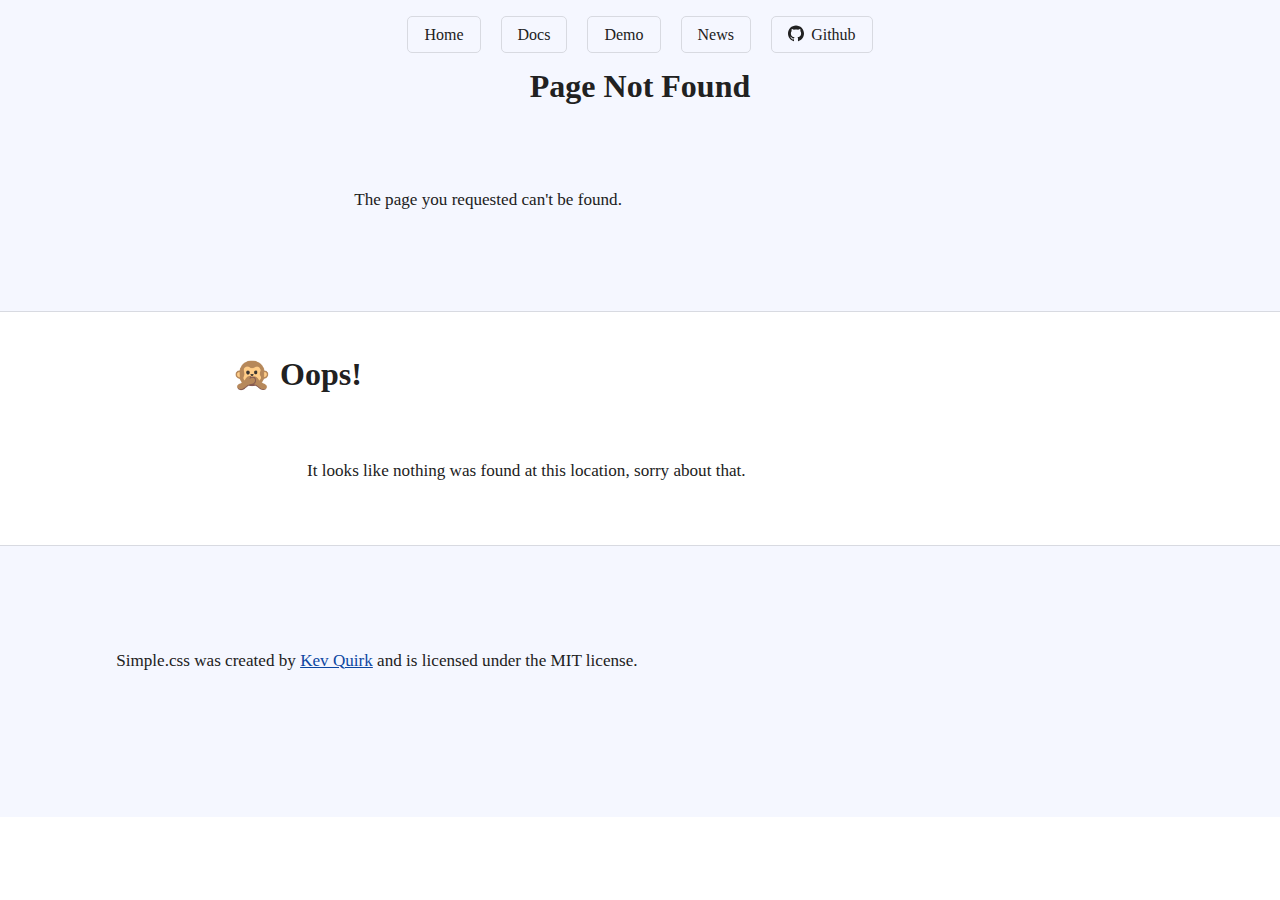
<file: getting-started.html>
<!doctype html>
<html lang="en-GB">
  <head>
	<meta http-equiv="Content-Type" content="text/html; charset=UTF-8"/>
<meta http-equiv="X-UA-Compatible" content="IE=edge">
<meta name="viewport" content="width=device-width, initial-scale=1.0">
<title>Page Not Found | Simple.css</title>
<meta name="description" content="The page you requested can't be found." />
<link rel="stylesheet" href="cdn_subdomain/simple.css">
<link rel="stylesheet" href="assets/css/style.css">
<link rel="icon" href="assets/images/favicon.png" />
<link rel="apple-touch-icon" href="assets/images/favicon.png">
 <!-- Facebook integration -->
<meta property="og:title" content="Page Not Found"/>
<meta property="og:image" content="assets/images/simple-css-feature.webp"/>
<meta property="og:url" content="https://simplecss.org/404"/>
<meta property="og:type" content="article">
<meta property="og:site_name" content="Simple.css"/>
<meta property="og:description" content="The page you requested can't be found."/>
<!-- Twitter integration -->
<meta name="twitter:card" content="summary_large_image">
<meta name="twitter:title" content="Page Not Found" />
<meta name="twitter:image" content="assets/images/simple-css-feature.webp" />
<meta name="twitter:url" content="https://simplecss.org/404" />
<meta name="twitter:description" content="Simple.css is classless CSS template that allows you to create a good looking website very quickly." />
<link rel="canonical" href="https://simplecss.org/404">
<link rel="alternate" type="application/rss+xml" title="Simple.css" href="https://simplecss.org/feed.xml">
<link rel="sitemap" type="application/xml" title="Sitemap" href="https://simplecss.org/sitemap.xml" />
  </head>
  <body>
    <header>
      <nav>
  <a href="index.html" >Home</a>
  <a href="https://github.com/kevquirk/simple.css/wiki" >Docs</a>
  <a href="demo.html" >Demo</a>
  <a href="news.html" >News</a>
  <a href="https://github.com/kevquirk/simple.css" ><svg class="icon" viewBox="0 0 32 32"><path d="M16 0.395c-8.836 0-16 7.163-16 16 0 7.069 4.585 13.067 10.942 15.182 0.8 0.148 1.094-0.347 1.094-0.77 0-0.381-0.015-1.642-0.022-2.979-4.452 0.968-5.391-1.888-5.391-1.888-0.728-1.849-1.776-2.341-1.776-2.341-1.452-0.993 0.11-0.973 0.11-0.973 1.606 0.113 2.452 1.649 2.452 1.649 1.427 2.446 3.743 1.739 4.656 1.33 0.143-1.034 0.558-1.74 1.016-2.14-3.554-0.404-7.29-1.777-7.29-7.907 0-1.747 0.625-3.174 1.649-4.295-0.166-0.403-0.714-2.030 0.155-4.234 0 0 1.344-0.43 4.401 1.64 1.276-0.355 2.645-0.532 4.005-0.539 1.359 0.006 2.729 0.184 4.008 0.539 3.054-2.070 4.395-1.64 4.395-1.64 0.871 2.204 0.323 3.831 0.157 4.234 1.026 1.12 1.647 2.548 1.647 4.295 0 6.145-3.743 7.498-7.306 7.895 0.574 0.497 1.085 1.47 1.085 2.963 0 2.141-0.019 3.864-0.019 4.391 0 0.426 0.288 0.925 1.099 0.768 6.354-2.118 10.933-8.113 10.933-15.18 0-8.837-7.164-16-16-16z"></path></svg>Github</a>
</nav>
      <h1>Page Not Found</h1>
      <p>The page you requested can't be found.</p>
    </header>
    <main>
      <h1 id="-oops">🙊 Oops!</h1>
<p>It looks like nothing was found at this location, sorry about that.</p>
    </main>
    <footer>
      <p>Simple.css was created by <a href="https://kevq.uk/">Kev Quirk</a> and is licensed under the MIT license.</p>
    </footer>
  </body>
</html>
</file>
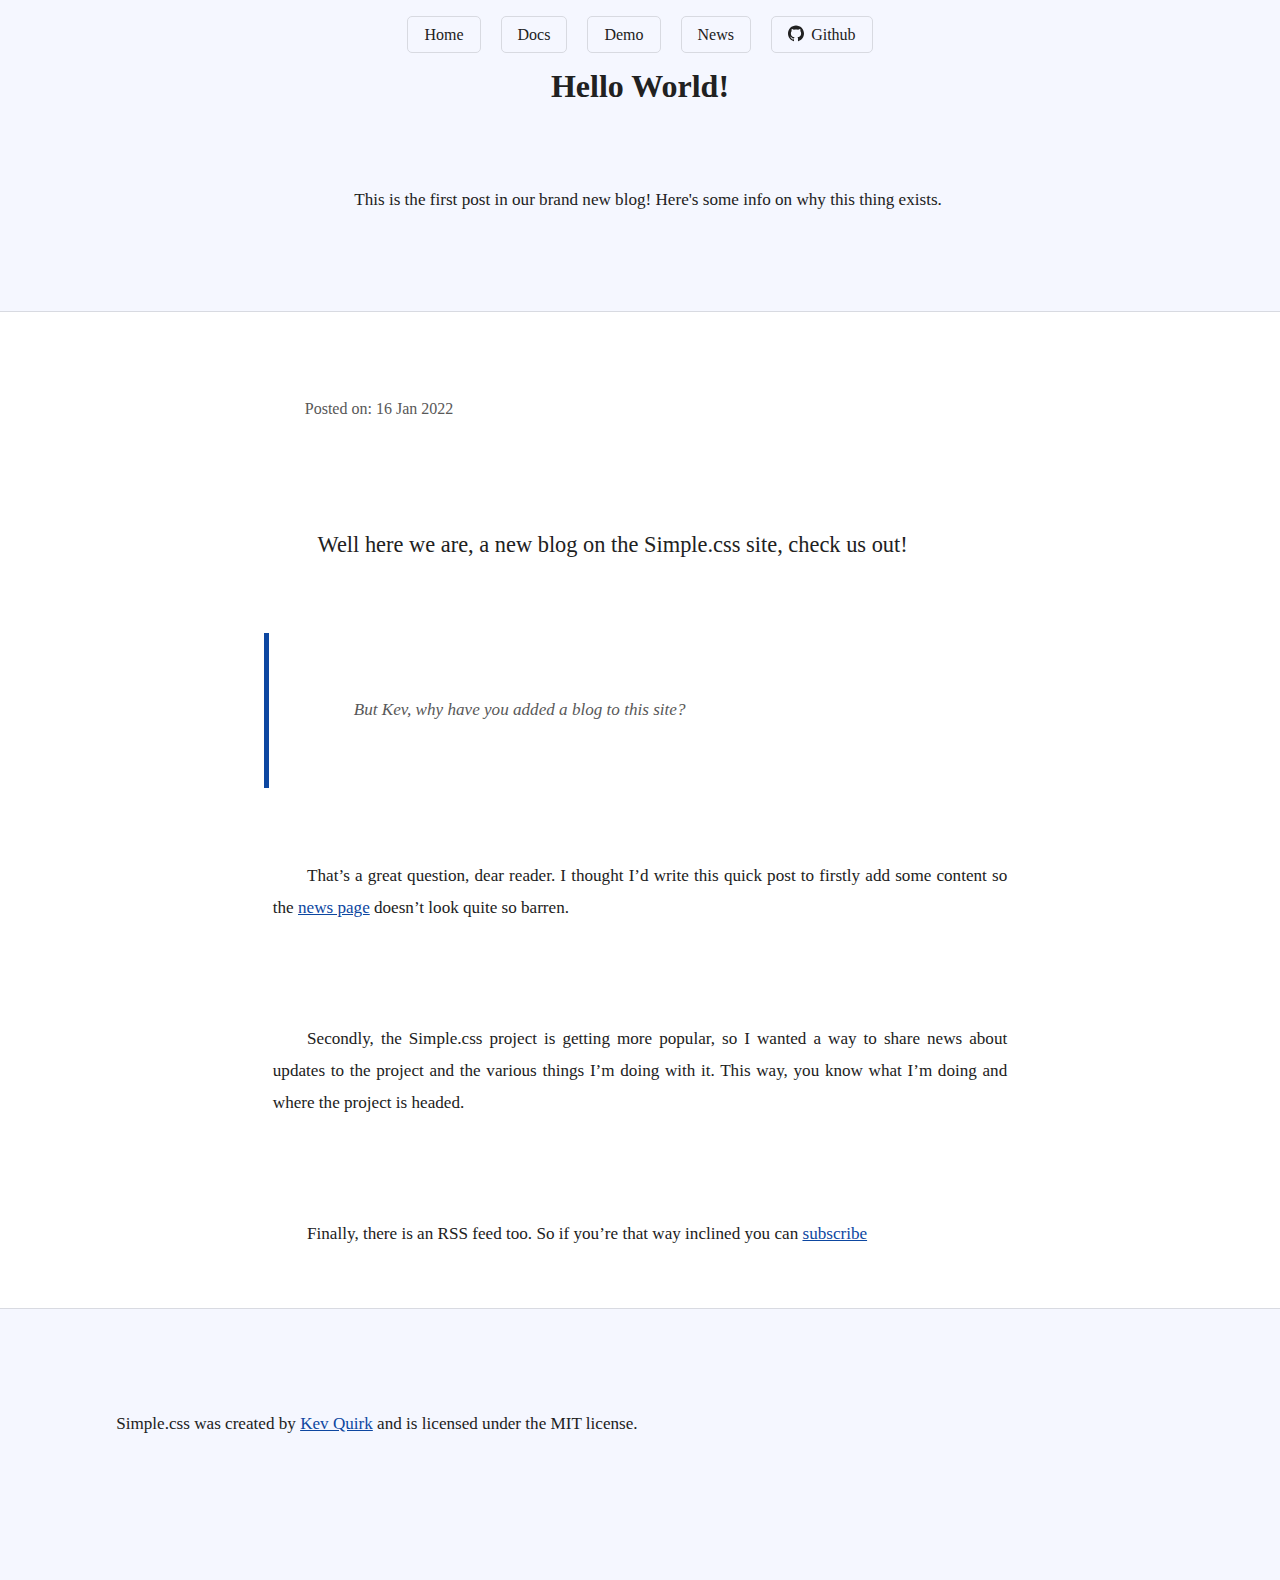
<file: hello-world.html>
<!doctype html>
<html lang="en-GB">
  <head>
	<meta http-equiv="Content-Type" content="text/html; charset=UTF-8"/>
<meta http-equiv="X-UA-Compatible" content="IE=edge">
<meta name="viewport" content="width=device-width, initial-scale=1.0">
<title>Hello World! | Simple.css</title>
<meta name="description" content="This is the first post in our brand new blog! Here's some info on why this thing exists." />
<link rel="stylesheet" href="cdn_subdomain/simple.css">
<link rel="stylesheet" href="assets/css/style.css">
<link rel="icon" href="assets/images/favicon.png" />
<link rel="apple-touch-icon" href="assets/images/favicon.png">
 <!-- Facebook integration -->
<meta property="og:title" content="Hello World!"/>
<meta property="og:image" content="assets/images/simple-css-feature.webp"/>
<meta property="og:url" content="https://simplecss.org/hello-world"/>
<meta property="og:type" content="article">
<meta property="og:site_name" content="Simple.css"/>
<meta property="og:description" content="This is the first post in our brand new blog! Here's some info on why this thing exists."/>
<!-- Twitter integration -->
<meta name="twitter:card" content="summary_large_image">
<meta name="twitter:title" content="Hello World!" />
<meta name="twitter:image" content="assets/images/simple-css-feature.webp" />
<meta name="twitter:url" content="https://simplecss.org/hello-world" />
<meta name="twitter:description" content="Simple.css is classless CSS template that allows you to create a good looking website very quickly." />
<link rel="canonical" href="https://simplecss.org/hello-world">
<link rel="alternate" type="application/rss+xml" title="Simple.css" href="https://simplecss.orgfeed.xml">
<link rel="sitemap" type="application/xml" title="Sitemap" href="https://simplecss.org/sitemap.xml" />
  </head>
  <body>
    <header>
      <nav>
  <a href="index.html" >Home</a>
  <a href="https://github.com/kevquirk/simple.css/wiki" >Docs</a>
  <a href="demo.html" >Demo</a>
  <a href="news.html" >News</a>
  <a href="https://github.com/kevquirk/simple.css" ><svg class="icon" viewBox="0 0 32 32"><path d="M16 0.395c-8.836 0-16 7.163-16 16 0 7.069 4.585 13.067 10.942 15.182 0.8 0.148 1.094-0.347 1.094-0.77 0-0.381-0.015-1.642-0.022-2.979-4.452 0.968-5.391-1.888-5.391-1.888-0.728-1.849-1.776-2.341-1.776-2.341-1.452-0.993 0.11-0.973 0.11-0.973 1.606 0.113 2.452 1.649 2.452 1.649 1.427 2.446 3.743 1.739 4.656 1.33 0.143-1.034 0.558-1.74 1.016-2.14-3.554-0.404-7.29-1.777-7.29-7.907 0-1.747 0.625-3.174 1.649-4.295-0.166-0.403-0.714-2.030 0.155-4.234 0 0 1.344-0.43 4.401 1.64 1.276-0.355 2.645-0.532 4.005-0.539 1.359 0.006 2.729 0.184 4.008 0.539 3.054-2.070 4.395-1.64 4.395-1.64 0.871 2.204 0.323 3.831 0.157 4.234 1.026 1.12 1.647 2.548 1.647 4.295 0 6.145-3.743 7.498-7.306 7.895 0.574 0.497 1.085 1.47 1.085 2.963 0 2.141-0.019 3.864-0.019 4.391 0 0.426 0.288 0.925 1.099 0.768 6.354-2.118 10.933-8.113 10.933-15.18 0-8.837-7.164-16-16-16z"></path></svg>Github</a>
</nav>
      <h1>Hello World!</h1>
      <p>This is the first post in our brand new blog! Here's some info on why this thing exists.</p>
    </header>
    <main>
      <p class="meta">Posted on: 16 Jan 2022</p>
<p class="medium">Well here we are, a new blog on the Simple.css site, check us out!</p>
<blockquote>
  <p>But Kev, why have you added a blog to this site?</p>
</blockquote>
<p>That’s a great question, dear reader. I thought I’d write this quick post to firstly add some content so the <a href="news.html">news page</a> doesn’t look quite so barren.</p>
<p>Secondly, the Simple.css project is getting more popular, so I wanted a way to share news about updates to the project and the various things I’m doing with it. This way, you know what I’m doing and where the project is headed.</p>
<p>Finally, there is an RSS feed too. So if you’re that way inclined you can <a href="feed.xml">subscribe</a></p>
    </main>
    <footer>
      <p>Simple.css was created by <a href="https://kevq.uk/">Kev Quirk</a> and is licensed under the MIT license.</p>
    </footer>
  </body>
</html>
</file>
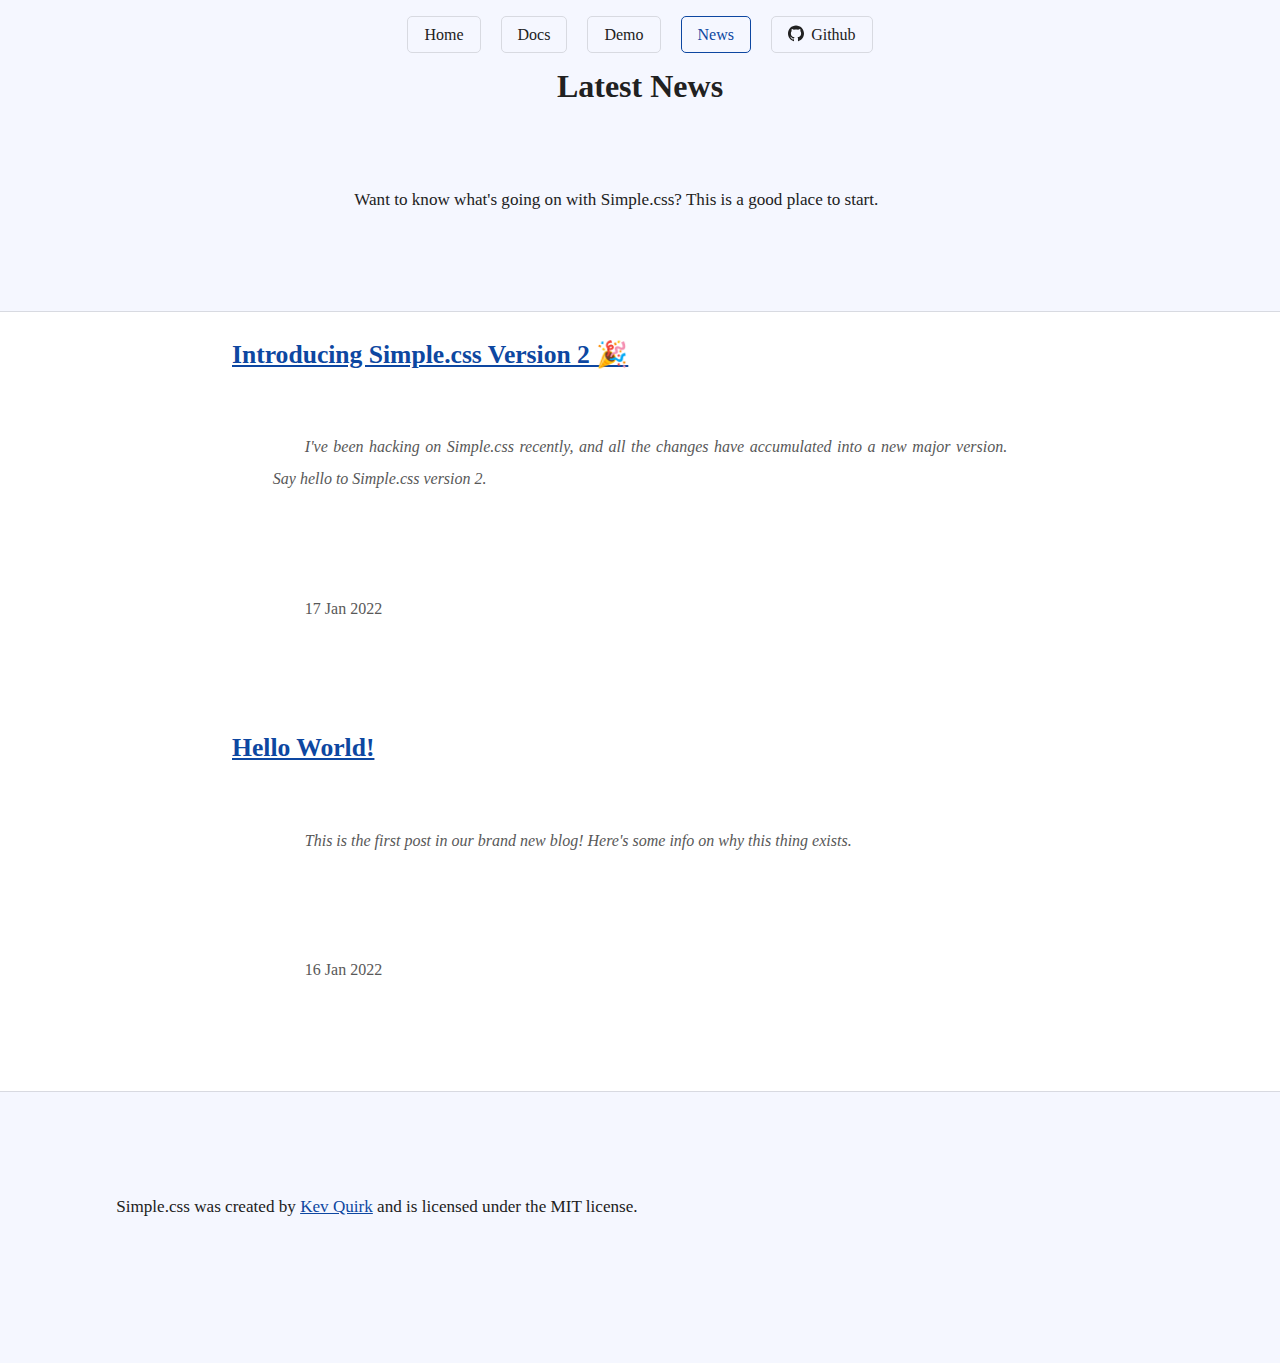
<file: news.html>
<!doctype html>
<html lang="en-GB">
  <head>
	<meta http-equiv="Content-Type" content="text/html; charset=UTF-8"/>
<meta http-equiv="X-UA-Compatible" content="IE=edge">
<meta name="viewport" content="width=device-width, initial-scale=1.0">
<title>Latest News | Simple.css</title>
<meta name="description" content="Want to know what's going on with Simple.css? This is a good place to start." />
<link rel="stylesheet" href="cdn_subdomain/simple.css">
<link rel="stylesheet" href="assets/css/style.css">
<link rel="icon" href="assets/images/favicon.png" />
<link rel="apple-touch-icon" href="assets/images/favicon.png">
 <!-- Facebook integration -->
<meta property="og:title" content="Latest News"/>
<meta property="og:image" content="assets/images/simple-css-feature.webp"/>
<meta property="og:url" content="https://simplecss.org/news"/>
<meta property="og:type" content="article">
<meta property="og:site_name" content="Simple.css"/>
<meta property="og:description" content="Want to know what's going on with Simple.css? This is a good place to start."/>
<!-- Twitter integration -->
<meta name="twitter:card" content="summary_large_image">
<meta name="twitter:title" content="Latest News" />
<meta name="twitter:image" content="assets/images/simple-css-feature.webp" />
<meta name="twitter:url" content="https://simplecss.org/news" />
<meta name="twitter:description" content="Simple.css is classless CSS template that allows you to create a good looking website very quickly." />
<link rel="canonical" href="https://simplecss.org/news">
<link rel="alternate" type="application/rss+xml" title="Simple.css" href="https://simplecss.org/feed.xml">
<link rel="sitemap" type="application/xml" title="Sitemap" href="https://simplecss.org/sitemap.xml" />
  </head>
  <body>
    <header>
      <nav>
  <a href="index.html" >Home</a>
  <a href="https://github.com/kevquirk/simple.css/wiki" >Docs</a>
  <a href="demo.html" >Demo</a>
  <a href="news.html" class="current">News</a>
  <a href="https://github.com/kevquirk/simple.css" ><svg class="icon" viewBox="0 0 32 32"><path d="M16 0.395c-8.836 0-16 7.163-16 16 0 7.069 4.585 13.067 10.942 15.182 0.8 0.148 1.094-0.347 1.094-0.77 0-0.381-0.015-1.642-0.022-2.979-4.452 0.968-5.391-1.888-5.391-1.888-0.728-1.849-1.776-2.341-1.776-2.341-1.452-0.993 0.11-0.973 0.11-0.973 1.606 0.113 2.452 1.649 2.452 1.649 1.427 2.446 3.743 1.739 4.656 1.33 0.143-1.034 0.558-1.74 1.016-2.14-3.554-0.404-7.29-1.777-7.29-7.907 0-1.747 0.625-3.174 1.649-4.295-0.166-0.403-0.714-2.030 0.155-4.234 0 0 1.344-0.43 4.401 1.64 1.276-0.355 2.645-0.532 4.005-0.539 1.359 0.006 2.729 0.184 4.008 0.539 3.054-2.070 4.395-1.64 4.395-1.64 0.871 2.204 0.323 3.831 0.157 4.234 1.026 1.12 1.647 2.548 1.647 4.295 0 6.145-3.743 7.498-7.306 7.895 0.574 0.497 1.085 1.47 1.085 2.963 0 2.141-0.019 3.864-0.019 4.391 0 0.426 0.288 0.925 1.099 0.768 6.354-2.118 10.933-8.113 10.933-15.18 0-8.837-7.164-16-16-16z"></path></svg>Github</a>
</nav>
      <h1>Latest News</h1>
      <p>Want to know what's going on with Simple.css? This is a good place to start.</p>
    </header>
    <main>
<div class="blog-item">
    <a class="post-link" href="simple-css-version-2.html">Introducing Simple.css Version 2 🎉</a>
    <p class="meta"><i>I've been hacking on Simple.css recently, and all the changes have accumulated into a new major version. Say hello to Simple.css version 2.</i></p>
    <p class="meta">17 Jan 2022</p>
  </div>
<div class="blog-item">
    <a class="post-link" href="hello-world.html">Hello World!</a>
    <p class="meta"><i>This is the first post in our brand new blog! Here's some info on why this thing exists.</i></p>
    <p class="meta">16 Jan 2022</p>
  </div>
    </main>
    <footer>
      <p>Simple.css was created by <a href="https://kevq.uk/">Kev Quirk</a> and is licensed under the MIT license.</p>
    </footer>
  </body>
</html>
</file>
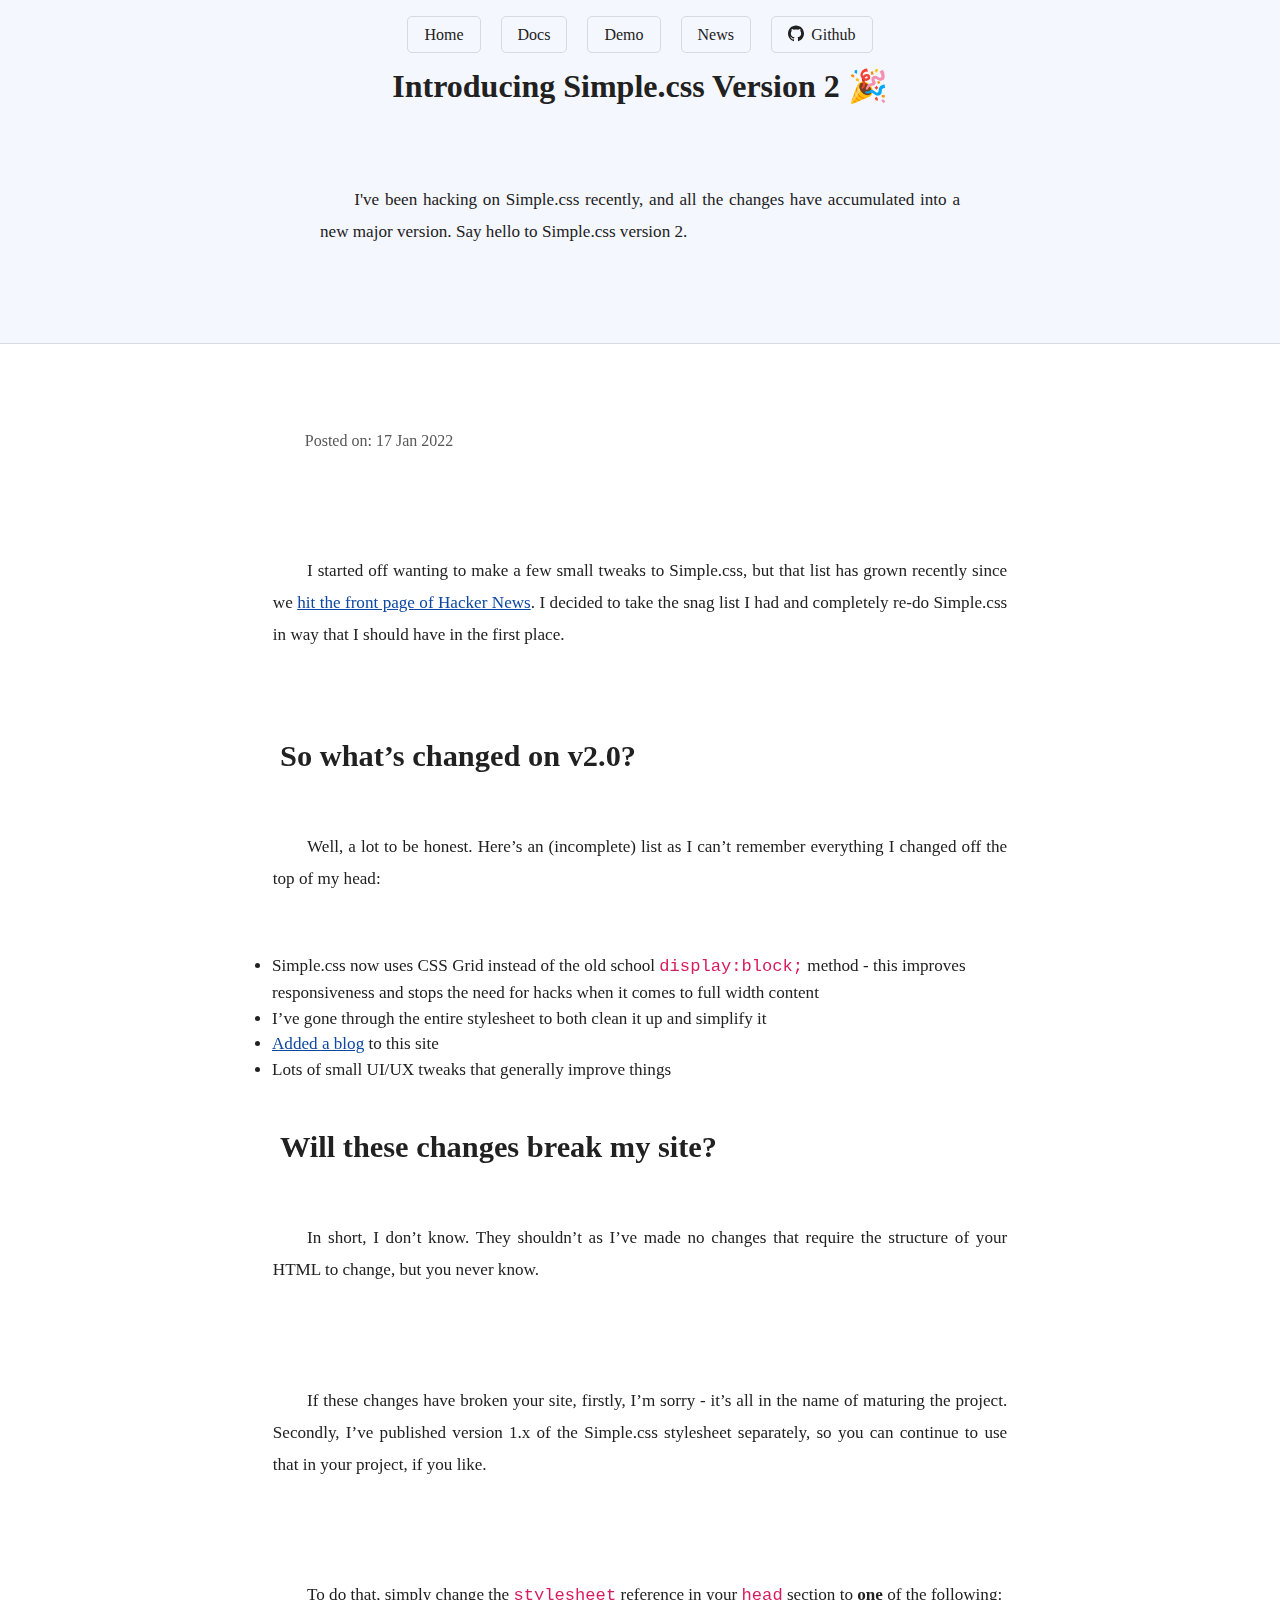
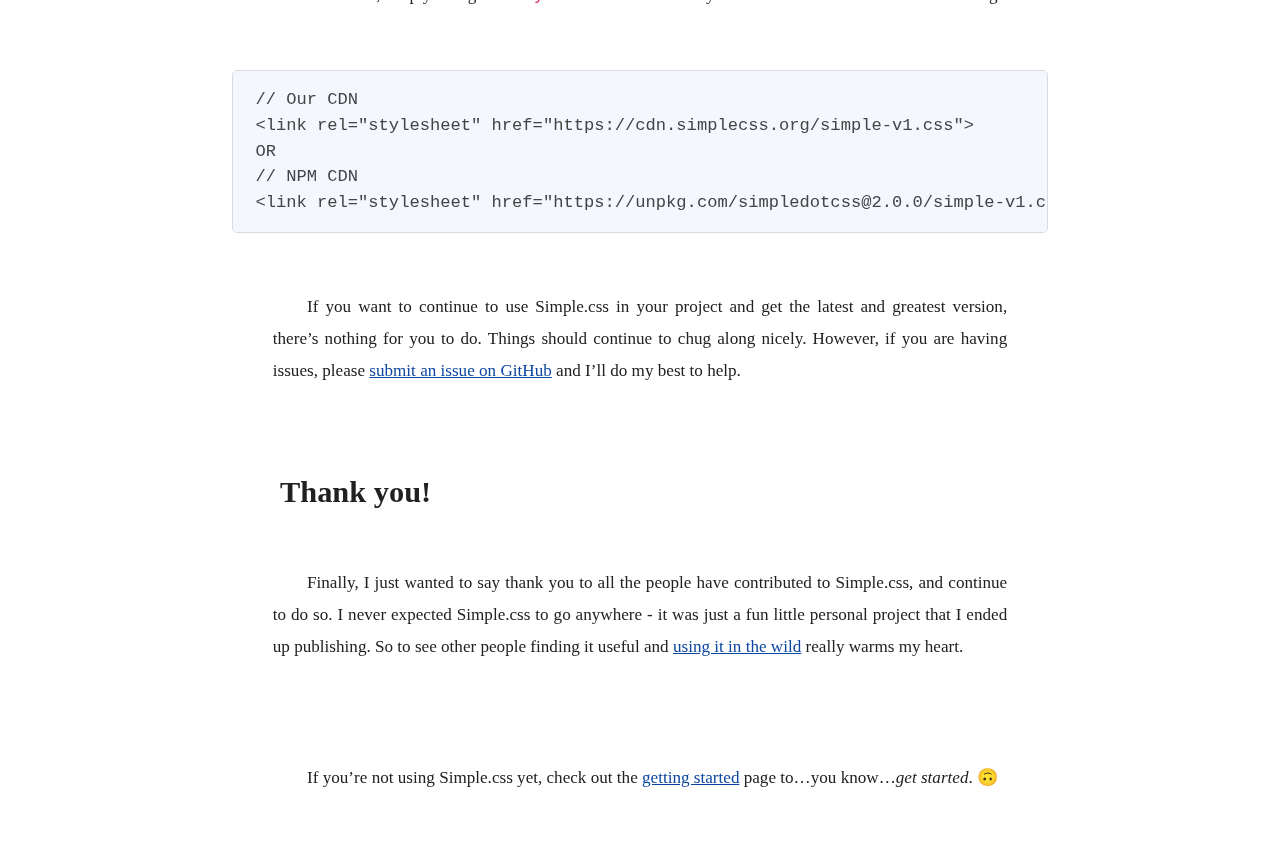
<file: simple-css-version-2.html>
<!doctype html>
<html lang="en-GB">
  <head>
	<meta http-equiv="Content-Type" content="text/html; charset=UTF-8"/>
<meta http-equiv="X-UA-Compatible" content="IE=edge">
<meta name="viewport" content="width=device-width, initial-scale=1.0">
<title>Introducing Simple.css Version 2 🎉 | Simple.css</title>
<meta name="description" content="I've been hacking on Simple.css recently, and all the changes have accumulated into a new major version. Say hello to Simple.css version 2." />
<link rel="stylesheet" href="cdn_subdomain/simple.css">
<link rel="stylesheet" href="assets/css/style.css">
<link rel="icon" href="assets/images/favicon.png" />
<link rel="apple-touch-icon" href="assets/images/favicon.png">
 <!-- Facebook integration -->
<meta property="og:title" content="Introducing Simple.css Version 2 🎉"/>
<meta property="og:image" content="assets/images/simple-css-feature.webp"/>
<meta property="og:url" content="https://simplecss.org/simple-css-version-2"/>
<meta property="og:type" content="article">
<meta property="og:site_name" content="Simple.css"/>
<meta property="og:description" content="I've been hacking on Simple.css recently, and all the changes have accumulated into a new major version. Say hello to Simple.css version 2."/>
<!-- Twitter integration -->
<meta name="twitter:card" content="summary_large_image">
<meta name="twitter:title" content="Introducing Simple.css Version 2 🎉" />
<meta name="twitter:image" content="assets/images/simple-css-feature.webp" />
<meta name="twitter:url" content="https://simplecss.org/simple-css-version-2" />
<meta name="twitter:description" content="Simple.css is classless CSS template that allows you to create a good looking website very quickly." />
<link rel="canonical" href="https://simplecss.org/simple-css-version-2">
<link rel="alternate" type="application/rss+xml" title="Simple.css" href="https://simplecss.org/feed.xml">
<link rel="sitemap" type="application/xml" title="Sitemap" href="https://simplecss.org/sitemap.xml" />
  </head>
  <body>
    <header>
      <nav>
  <a href="index.html" >Home</a>
  <a href="https://github.com/kevquirk/simple.css/wiki" >Docs</a>
  <a href="demo.html" >Demo</a>
  <a href="news.html" >News</a>
  <a href="https://github.com/kevquirk/simple.css" ><svg class="icon" viewBox="0 0 32 32"><path d="M16 0.395c-8.836 0-16 7.163-16 16 0 7.069 4.585 13.067 10.942 15.182 0.8 0.148 1.094-0.347 1.094-0.77 0-0.381-0.015-1.642-0.022-2.979-4.452 0.968-5.391-1.888-5.391-1.888-0.728-1.849-1.776-2.341-1.776-2.341-1.452-0.993 0.11-0.973 0.11-0.973 1.606 0.113 2.452 1.649 2.452 1.649 1.427 2.446 3.743 1.739 4.656 1.33 0.143-1.034 0.558-1.74 1.016-2.14-3.554-0.404-7.29-1.777-7.29-7.907 0-1.747 0.625-3.174 1.649-4.295-0.166-0.403-0.714-2.030 0.155-4.234 0 0 1.344-0.43 4.401 1.64 1.276-0.355 2.645-0.532 4.005-0.539 1.359 0.006 2.729 0.184 4.008 0.539 3.054-2.070 4.395-1.64 4.395-1.64 0.871 2.204 0.323 3.831 0.157 4.234 1.026 1.12 1.647 2.548 1.647 4.295 0 6.145-3.743 7.498-7.306 7.895 0.574 0.497 1.085 1.47 1.085 2.963 0 2.141-0.019 3.864-0.019 4.391 0 0.426 0.288 0.925 1.099 0.768 6.354-2.118 10.933-8.113 10.933-15.18 0-8.837-7.164-16-16-16z"></path></svg>Github</a>
</nav>
      <h1>Introducing Simple.css Version 2 🎉</h1>
      <p>I've been hacking on Simple.css recently, and all the changes have accumulated into a new major version. Say hello to Simple.css version 2.</p>
    </header>
    <main>
      <p class="meta">Posted on: 17 Jan 2022</p>
<p>I started off wanting to make a few small tweaks to Simple.css, but that list has grown recently since we <a href="https://news.ycombinator.com/item?id=29929438">hit the front page of Hacker News</a>. I decided to take the snag list I had and completely re-do Simple.css in way that I should have in the first place.</p>
<h2 id="so-whats-changed-on-v20">So what’s changed on v2.0?</h2>
<p>Well, a lot to be honest. Here’s an (incomplete) list as I can’t remember everything I changed off the top of my head:</p>
<ul>
  <li>Simple.css now uses CSS Grid instead of the old school <code class="language-plaintext highlighter-rouge">display:block;</code> method - this improves responsiveness and stops the need for hacks when it comes to full width content</li>
  <li>I’ve gone through the entire stylesheet to both clean it up and simplify it</li>
  <li><a href="hello-world.html">Added a blog</a> to this site</li>
  <li>Lots of small UI/UX tweaks that generally improve things</li>
</ul>
<h2 id="will-these-changes-break-my-site">Will these changes break my site?</h2>
<p>In short, I don’t know. They shouldn’t as I’ve made no changes that require the structure of your HTML to change, but you never know.</p>
<p>If these changes have broken your site, firstly, I’m sorry - it’s all in the name of maturing the project. Secondly, I’ve published version 1.x of the Simple.css stylesheet separately, so you can continue to use that in your project, if you like.</p>
<p>To do that, simply change the <code class="language-plaintext highlighter-rouge">stylesheet</code> reference in your <code class="language-plaintext highlighter-rouge">head</code> section to <strong>one</strong> of the following:</p>
<div class="language-plaintext highlighter-rouge"><div class="highlight"><pre class="highlight"><code>// Our CDN
&lt;link rel="stylesheet" href="https://cdn.simplecss.org/simple-v1.css"&gt;
OR
// NPM CDN
&lt;link rel="stylesheet" href="https://unpkg.com/simpledotcss@2.0.0/simple-v1.css"&gt;
</code></pre></div></div>
<p>If you want to continue to use Simple.css in your project and get the latest and greatest version, there’s nothing for you to do. Things should continue to chug along nicely. However, if you are having issues, please <a href="https://github.com/kevquirk/simple.css/issues">submit an issue on GitHub</a> and I’ll do my best to help.</p>
<h2 id="thank-you">Thank you!</h2>
<p>Finally, I just wanted to say thank you to all the people have contributed to Simple.css, and continue to do so. I never expected Simple.css to go anywhere - it was just a fun little personal project that I ended up publishing. So to see other people finding it useful and <a href="showcase.html">using it in the wild</a> really warms my heart.</p>
<p>If you’re not using Simple.css yet, check out the <a href="getting-started.html">getting started</a> page to…you know…<em>get started</em>. 🙃</p>
    </main>

  </body>
</html>
</file>
<file: cdn_subdomain/simple.css>
/* Global variables. */
:root {
  /* Set sans-serif & mono fonts */
  --sans-font: -apple-system, BlinkMacSystemFont, "Avenir Next", Avenir,
    "Nimbus Sans L", Roboto, Noto, "Segoe UI", Arial, Helvetica,
    "Helvetica Neue", sans-serif;
  --mono-font: Consolas, Menlo, Monaco, "Andale Mono", "Ubuntu Mono", monospace;

  /* Default (light) theme */
  --bg: #fff;
  --accent-bg: #f5f7ff;
  --text: #212121;
  --text-light: #585858;
  --border: #d8dae1;
  --accent: #0d47a1;
  --code: #d81b60;
  --preformatted: #444;
  --marked: #ffdd33;
  --disabled: #efefef;
}

/* Dark theme */
@media (prefers-color-scheme: dark) {
  :root {
    color-scheme: dark;
    --bg: #000000;
    --accent-bg: #0b0b0b;
    --text: #dcdcdc;
    --text-light: #ababab;
    --border: #2c2c2c;
    --accent: #ffb300;
    --code: #f06292;
    --preformatted: #ccc;
    --disabled: #111;
  }
  /* Add a bit of transparancy so light media isn't so glaring in dark mode */
  img,
  video {
    opacity: 0.8;
  }
}

html {
  /* Set the font globally */
  scroll-behavior: smooth;
}

/* Make the body a nice central block */
body {
  color: var(--text);
  background: var(--bg);
  font-size: 1.07rem;
  line-height: 1.5;
  display: grid;
  grid-template-columns: 1fr min(51rem, 90%) 1fr;
  margin: 0;
}
body > * {
  grid-column: 2;
}

/* Make the header bg full width, but the content inline with body */
body > header {
  background: var(--accent-bg);
  border-bottom: 1px solid var(--border);
  text-align: center;
  padding: 0 0.5rem 1rem 0.5rem;
  grid-column: 1 / -1;
  box-sizing: border-box;
}


body > header h1 {
  max-width: 1200px;
  margin: 0rem auto;
}

body > header p {
  max-width: 40rem;
  margin: 1rem auto;
}

/* Add a little padding to ensure spacing is correct between content and header > nav */
main {
  padding-top: 1.5rem;
}

p {
  text-indent: 2em;
  text-align: justify;
  text-justify: inter-word;
  line-height: 2rem;
  padding: 5%;
}
body > footer {
  background: var(--accent-bg);
  border-top: 1px solid var(--border);
  text-align: center;
  padding: 0 0.5rem 1rem 0.5rem;
  grid-column: 1 / -1;
  box-sizing: content-box;
  height: 100%;
  max-height: 100%;
  bottom:  0px;
  padding: 20px;
}

/* Format headers */
h1 {
  font-size: 2rem;
}

h2 {
  font-size: 1.9rem;
  margin-top: 3rem;
  margin-left: 3rem;
  margin-bottom: 0px;

}

h3 {
  font-size: 1.6rem;
  margin-top: 3rem;
}

h4 {
  font-size: 1.44rem;
}

h4 {
  font-size: 1.15rem;
}

h6 {
  font-size: 0.96rem;
}

/* Fix line height when title wraps */
h1,
h2,
h3 {
  line-height: 1.1;
}

/* Reduce header size on mobile */
@media only screen and (max-width: 720px) {

  p {
  text-indent: 1em;
  line-height: 1.3rem;
  padding: 0%;
}

h2 {
  margin-top: 1rem;
  margin-left: 0px;
  margin-bottom: 0px;

}

  h1 {
    font-size: 2.5rem;
  }

  h2 {
    font-size: 2.1rem;
  }

  h3 {
    font-size: 1.75rem;
  }

  h4 {
    font-size: 1.25rem;
  }
}

/* Format links & buttons */
a,
a:visited {
  color: var(--accent);
}

a:hover {
  text-decoration: none;
}

button,
[role="button"],
input[type="submit"],
input[type="reset"],
input[type="button"],
label[type="button"] {
  border: none;
  border-radius: 5px;
  background: var(--accent);
  font-size: 1rem;
  color: var(--bg);
  padding: 0.7rem 0.9rem;
  margin: 0.5rem 0;
}

button[disabled],
[role="button"][aria-disabled="true"],
input[type="submit"][disabled],
input[type="reset"][disabled],
input[type="button"][disabled],
input[type="checkbox"][disabled],
input[type="radio"][disabled],
select[disabled] {
  opacity: 0.5;
  cursor: not-allowed;
}

input:disabled,
textarea:disabled,
select:disabled {
  cursor: not-allowed;
  background-color: var(--disabled);
}

input[type="range"] {
  padding: 0;
}

/* Set the cursor to '?' while hovering over an abbreviation */
abbr {
  cursor: help;
}

button:focus,
button:enabled:hover,
[role="button"]:focus,
[role="button"]:not([aria-disabled="true"]):hover,
input[type="submit"]:focus,
input[type="submit"]:enabled:hover,
input[type="reset"]:focus,
input[type="reset"]:enabled:hover,
input[type="button"]:focus,
input[type="button"]:enabled:hover,
label[type="button"]:focus,
label[type="button"]:hover {
  filter: brightness(1.4);
  cursor: pointer;
}

/* Format navigation */
header > nav {
  font-size: 1rem;
  line-height: 2;
  padding: 1rem 0 0 0;
}

/* Use flexbox to allow items to wrap, as needed */
header > nav ul,
header > nav ol {
  align-content: space-around;
  align-items: center;
  display: flex;
  flex-direction: row;
  justify-content: center;
  list-style-type: none;
  margin: 0;
  padding: 0;
}

/* List items are inline elements, make them behave more like blocks */
header > nav ul li,
header > nav ol li {
  display: inline-block;
}

header > nav a,
header > nav a:visited {
  margin: 0 1rem 1rem 0;
  border: 1px solid var(--border);
  border-radius: 5px;
  color: var(--text);
  display: inline-block;
  padding: 0.1rem 1rem;
  text-decoration: none;
}

header > nav a:hover {
  filter: brightness(1.4);
  cursor: pointer;
}

header > nav a:last-child {
  margin-right: 0;
}

/* Reduce nav side on mobile */
@media only screen and (max-width: 720px) {
  header > nav a {
    border: none;
    padding: 0;
    text-decoration: underline;
    line-height: 1;
  }
}

aside {
  width: 30%;
  padding: 0 15px;
  margin-left: 15px;
  float: right;
  background: var(--accent-bg);
  border: 1px solid var(--border);
  border-radius: 5px;
}

article {
  border: 1px solid var(--border);
  padding: 1rem;
  border-radius: 5px;
}

article h2:first-child,
section h2:first-child {
  margin-top: 1rem;
}

section {
  border-top: 1px solid var(--border);
  border-bottom: 1px solid var(--border);
  padding: 2rem 1rem;
  margin: 3rem 0;
}

/* Format the expanding box */
details {
  background: var(--accent-bg);
  border: 1px solid var(--border);
  border-radius: 5px;
  margin-bottom: 1rem;
}

summary {
  cursor: pointer;
  font-weight: bold;
  padding: 0.6rem 1rem;
}

details[open] {
  padding: 0.6rem 1rem 0.75rem 1rem;
}

details[open] summary + * {
  margin-top: 0;
}

details[open] summary {
  margin-bottom: 0.5rem;
  padding: 0;
}

details[open] > :last-child {
  margin-bottom: 0;
}

/* Format tables */
table {
  border-collapse: collapse;
  display: block;
  margin: 1.5rem 0;
  overflow: auto;
  width: 100%;
}

td,
th {
  border: 1px solid var(--border);
  text-align: left;
  padding: 0.5rem;
}

th {
  background: var(--accent-bg);
  font-weight: bold;
}

tr:nth-child(even) {
  /* Set every other cell slightly darker. Improves readability. */
  background: var(--accent-bg);
}

table caption {
  font-weight: bold;
  margin-bottom: 0.5rem;
}

/* Format forms */
textarea,
select,
input {
  font-size: inherit;
  padding: 0.5rem;
  margin-bottom: 0.5rem;
  color: var(--text);
  background: var(--bg);
  border: 1px solid var(--border);
  border-radius: 5px;
  box-shadow: none;
  box-sizing: border-box;
  width: 60%;
  -moz-appearance: none;
  -webkit-appearance: none;
  appearance: none;
}

/* Add arrow to drop-down */
select {
  background-image: linear-gradient(45deg, transparent 49%, var(--text) 51%),
    linear-gradient(135deg, var(--text) 51%, transparent 49%);
  background-position: calc(100% - 20px), calc(100% - 15px);
  background-size: 5px 5px, 5px 5px;
  background-repeat: no-repeat;
}

select[multiple] {
  background-image: none !important;
}

/* checkbox and radio button style */
input[type="checkbox"],
input[type="radio"] {
  vertical-align: middle;
  position: relative;
}

input[type="radio"] {
  border-radius: 100%;
}

input[type="checkbox"]:checked,
input[type="radio"]:checked {
  background: var(--accent);
}

input[type="checkbox"]:checked::after {
  /* Creates a rectangle with colored right and bottom borders which is rotated to look like a check mark */
  content: " ";
  width: 0.1em;
  height: 0.25em;
  border-radius: 0;
  position: absolute;
  top: 0.05em;
  left: 0.18em;
  background: transparent;
  border-right: solid var(--bg) 0.08em;
  border-bottom: solid var(--bg) 0.08em;
  font-size: 1.8em;
  transform: rotate(45deg);
}
input[type="radio"]:checked::after {
  /* creates a colored circle for the checked radio button  */
  content: " ";
  width: 0.25em;
  height: 0.25em;
  border-radius: 100%;
  position: absolute;
  top: 0.125em;
  background: var(--bg);
  left: 0.125em;
  font-size: 32px;
}

/* Make the textarea wider than other inputs */
textarea {
  width: 80%;
}

/* Makes input fields wider on smaller screens */
@media only screen and (max-width: 720px) {
  textarea,
  select,
  input {
    width: 100%;
  }
}

/* Ensures the checkbox and radio inputs do not have a set width like other input fields */
input[type="checkbox"],
input[type="radio"] {
  width: auto;
}

/* do not show border around file selector button */
input[type="file"] {
  border: 0;
}

/* Misc body elements */
hr {
  color: var(--border);
  border-top: 1px;
  margin: 1rem auto;
}

mark {
  padding: 2px 5px;
  border-radius: 4px;
  background: var(--marked);
}

main img,
main video {
  max-width: 100%;
  height: auto;
  border-radius: 5px;
}

figure {
  margin: 0;
  text-align: center;
}

figcaption {
  font-size: 0.9rem;
  color: var(--text-light);
  margin-bottom: 1rem;
}

blockquote {
  margin: 2rem 0 2rem 2rem;
  padding: 0.4rem 0.8rem;
  border-left: 0.35rem solid var(--accent);
  color: var(--text-light);
  font-style: italic;
}

cite {
  font-size: 0.9rem;
  color: var(--text-light);
  font-style: normal;
}

/* Use mono font for code elements */
code,
pre,
pre span,
kbd,
samp {
  font-family: var(--mono-font);
  color: var(--code);
}

kbd {
  color: var(--preformatted);
  border: 1px solid var(--preformatted);
  border-bottom: 3px solid var(--preformatted);
  border-radius: 5px;
  padding: 0.1rem 0.4rem;
}

pre {
  padding: 1rem 1.4rem;
  max-width: 100%;
  overflow: auto;
  color: var(--preformatted);
  background: var(--accent-bg);
  border: 1px solid var(--border);
  border-radius: 5px;
}

/* Fix embedded code within pre */
pre code {
  color: var(--preformatted);
  background: none;
  margin: 0;
  padding: 0;
}

/*progress bar*/
progress {
  width: 100%;
}
progress::-webkit-progress-bar {
  border-radius: 5px;
}
progress::-webkit-progress-value {
  border-radius: 5px;
  transition-property: width;
  transition-duration: 0.3s;
}
progress::-moz-progress-bar {
  border-radius: 5px;
}

label {
  display: inline-block;
}

   div.container {
    height: 100%;
    align-items: center;
    justify-content: center;
  }

  div.wrapper {
  border: 1px solid var(--border);
  padding: 1rem;
  border-radius: 5px;

  }

  div.headertext {

        position: absolute;
        top: 1px;
        right: 10px;
        width: 200px;
        text-indent: 0rem;


  }
  
  button.btn {
    background: black;
    color: white;
    border: 0px solid #3a3a3a;
    text-align: center;
    cursor: pointer;
    padding: 10px;
    width: 100px;
      border: 1px solid #2c2c2c;
      min-width: 100px;
      display: inline-block;
      overflow: visible;

  }
  
  button.btn-1:hover,
  button:focus {
    color: white;
    -webkit-transition: all 0.4s;
    -moz-transition: all 0.4s;
    transition: all 0.4s;
    border: 1px solid #1a1a1a;
  }

  .modal-container {
  margin: 0 auto;
  padding-top: 60px;
  position: relative;
  width: 160px;
}
.modal-container button {
  display: block;
  margin: 0 auto;
  color: #fff;
  width: 160px;
  height: 50px;
  line-height: 50px;
  background: #446CB3;
  font-size: 22px;
  border: 0;
  border-radius: 3px;
  box-shadow: 0 5px 5px -5px #333;
  transition: background 0.3s ease-in;
}
.modal-container .modal-backdrop {
  height: 0;
  width: 0;
  opacity: 0;
  overflow: hidden;
  transition: opacity 0.2s ease-in;
}
.modal-container #modal-toggle {
  position: absolute;
  left: 0;
  top: 0;
  height: 100%;
  width: 100%;
  margin: 0;
  opacity: 0;
  cursor: pointer;
}

.modal-container #modal-toggle:hover ~ button { background: #1E824C; }
.modal-container #modal-toggle:checked {
  width: 100vw;
  height: 100vh;
  position: fixed;
  left: 0;
  top: 0;
  z-index: 9;
  opacity: 0;
}
.modal-container #modal-toggle:checked ~ .modal-backdrop {
  background-color: rgba(0, 0, 0, 0.6);
  width: 100vw;
  height: 100vh;
  position: fixed;
  left: 0;
  top: 0;
  z-index: 9;
  pointer-events: none;
  opacity: 1;
}
.modal-container #modal-toggle:checked ~ .modal-backdrop .modal-content {
  background-color: #fff;
  max-width: 400px;
  width: 100%;
  height: 480px;
  padding: 10px 30px;
  position: absolute;
  left: calc(50% - 200px);
  top: 12%;
  border-radius: 4px;
  z-index: 999;
  pointer-events: auto;
  cursor: auto;
  box-shadow: 0 3px 7px rgba(0, 0, 0, 0.6);
}
@media (max-width: 400px) {
.modal-container #modal-toggle:checked ~ .modal-backdrop .modal-content { left: 0; }
}
.modal-container #modal-toggle:checked ~ .modal-backdrop .modal-content .modal-close {
  color: #666;
  position: absolute;
  right: 2px;
  top: 0;
  padding-top: 7px;
  background: #fff;
  font-size: 16px;
  width: 25px;
  height: 28px;
  font-weight: bold;
  text-align: center;
  cursor: pointer;
}
.modal-container #modal-toggle:checked ~ .modal-backdrop .modal-content .modal-close.button {
  top: initial;
  bottom: 20px;
  right: 20px;
  background: #4CAF50;
  color: #fff;
  width: 50px;
  border-radius: 2px;
  font-size: 14px;
  font-weight: normal;
}
.modal-container #modal-toggle:checked ~ .modal-backdrop .modal-content .modal-close.button:hover {
  color: #fff;
  background: #1E824C;
}
.modal-container #modal-toggle:checked ~ .modal-backdrop .modal-content .modal-close:hover { color: #333; }

fieldset {
  border-color: #2c2c2c;
  padding: 25px;
    border-radius: 5px;
    border: 1px solid #2c2c2c;
    border-style: 1px solid #2c2c2c;
}

hr {
border: 0px;
  border-top: 1px solid #2c2c2c;

  }

  .flex-wrapper {
  display: flex;
  flex-direction: column;
  justify-content: space-between;
  height: 50px;
  max-height: 50px;
}


  .flex-wrapper.footer {
  display: flex;
  flex-direction: column;
  justify-content: space-between;
  background-color: #1c1c1c;
  height: 50px;
  max-height: 50px;
  color: red;
}

  .flex-footer {
    background-color: white;
  background: var(--accent-bg);
  border-top: 1px solid var(--border);
  text-align: center;
  padding: 0 0.5rem 1rem 0.5rem;
    box-sizing: border-box;
    width: 100%;
    position: relative; 
  left: -50%; 
  width: 200%;
  max-width: 2000px;
  margin-top: 40px;

}
</file>
<file: assets/css/style.css>
.post-link {
  font-size: 1.6rem;
  font-weight: bold;
}

.meta {
  color: var(--text-light);
  font-size: 1rem;
}

.blog-item {
  margin-bottom: 4rem;
}

nav a.current {
  color: var(--accent) !important;
  border-color: var(--accent) !important;
}

.notice {
  background: var(--accent-bg);
  border: 2px solid var(--border);
  border-radius: 5px;
  padding: 1.5rem;
  margin: 2rem 0;
}

.medium {
  font-size: 1.4rem;
}

.small {
  font-size: 1rem;
}

.button {
  border: none;
  border-radius: 5px;
  background: var(--accent);
  font-size: 1rem;
  color: var(--bg);
  padding: 0.7rem 0.9rem;
  margin: 0.5rem 0;
}

.button:hover,
.button:focus {
  filter: brightness(1.4);
  cursor: pointer;
}

.icon {
  vertical-align: sub;
  padding-right: .25rem;
  display: inline-block;
  width: 1em;
  height: 1.3em;
  margin-right: 0.2rem;
  stroke-width: 0;
  stroke: currentColor;
  fill: currentColor;
}
</file>
